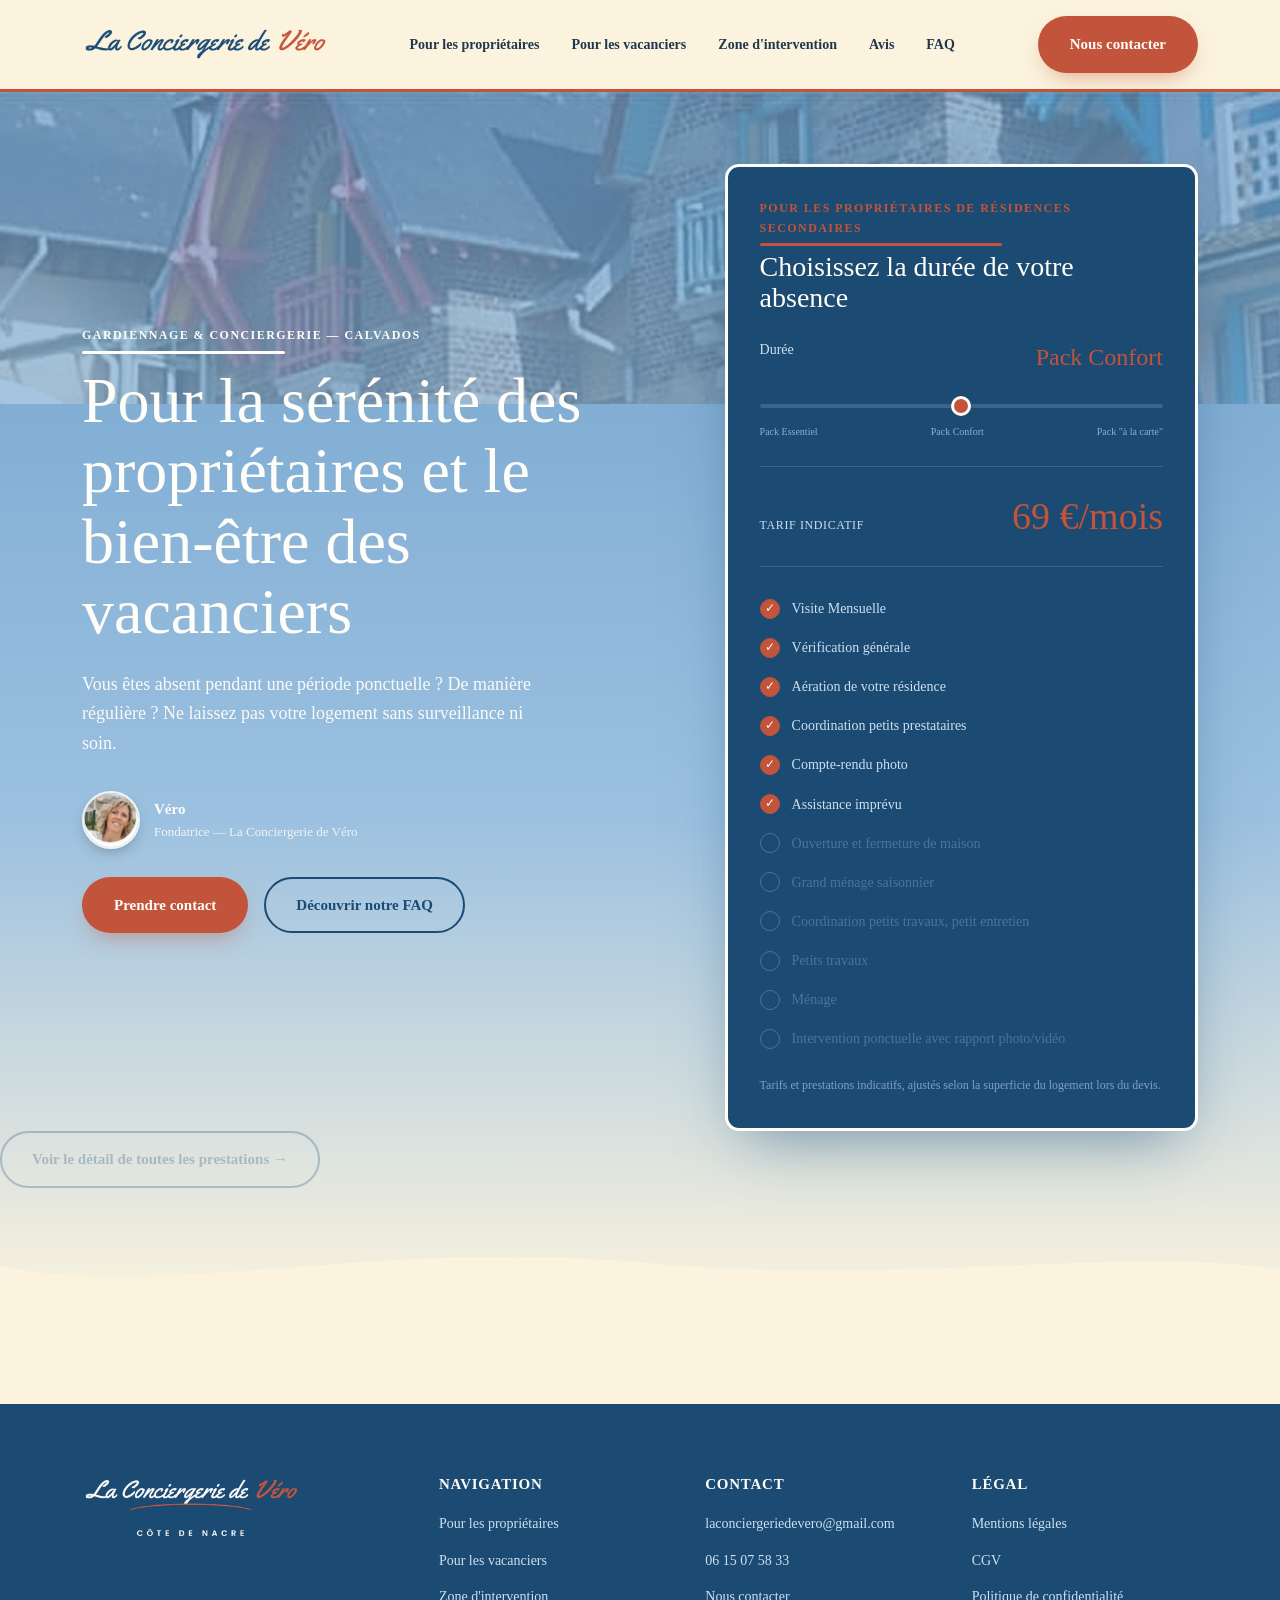
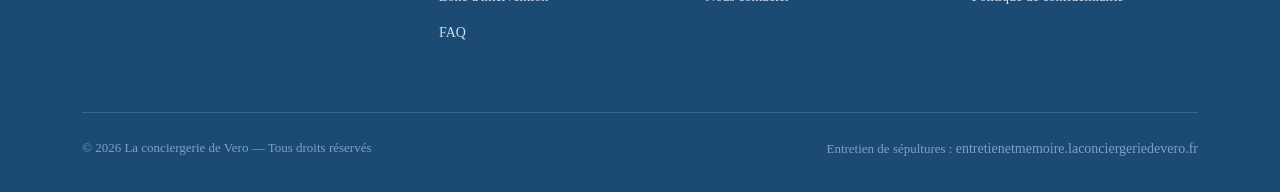
<file: index.html>
<!DOCTYPE html>
<html lang="fr">
<head>
<meta charset="UTF-8">
<meta name="viewport" content="width=device-width, initial-scale=1.0">
<title>Conciergerie et gardiennage de résidence secondaire en Calvados | La conciergerie de Vero</title>
<meta name="description" content="Conciergerie et gardiennage en Calvados : rondes de surveillance, entretien extérieur et conciergerie pour vacanciers sur la Côte de Nacre. Ne laissez pas votre logement sans surveillance ni soin.">
<meta name="robots" content="index, follow">
<link rel="canonical" href="https://laconciergeriedevero.fr/">
<link rel="icon" href="favicon.ico" sizes="any">
<link rel="icon" type="image/png" sizes="32x32" href="img/favicon-32x32.png">
<link rel="icon" type="image/png" sizes="16x16" href="img/favicon-16x16.png">
<link rel="apple-touch-icon" href="img/apple-touch-icon.png">
<meta name="theme-color" content="#1B4A73">
<meta property="og:type" content="website">
<meta property="og:site_name" content="La conciergerie de Vero">
<meta property="og:locale" content="fr_FR">
<meta property="og:title" content="Conciergerie et gardiennage de résidence secondaire en Calvados | La conciergerie de Vero">
<meta property="og:description" content="Conciergerie et gardiennage en Calvados : rondes de surveillance, entretien extérieur et conciergerie pour vacanciers sur la Côte de Nacre. Ne laissez pas votre logement sans surveillance ni soin.">
<meta property="og:url" content="https://laconciergeriedevero.fr/">
<meta property="og:image" content="https://laconciergeriedevero.fr/img/og-image.jpg">
<meta property="og:image:width" content="1200">
<meta property="og:image:height" content="630">
<meta name="twitter:card" content="summary_large_image">
<meta name="twitter:title" content="Conciergerie et gardiennage de résidence secondaire en Calvados | La conciergerie de Vero">
<meta name="twitter:description" content="Conciergerie et gardiennage en Calvados : rondes de surveillance, entretien extérieur et conciergerie pour vacanciers sur la Côte de Nacre. Ne laissez pas votre logement sans surveillance ni soin.">
<meta name="twitter:image" content="https://laconciergeriedevero.fr/img/og-image.jpg">
<link rel="preconnect" href="https://fonts.googleapis.com">
<link rel="preconnect" href="https://fonts.gstatic.com" crossorigin>
<!--<link href="https://fonts.googleapis.com/css2?family=Yellowtail&family=Poppins:wght@400;500;600;700;800&display=swap" rel="stylesheet">!-->
<link rel="stylesheet" href="css/style.css">
<script type="application/ld+json">
{
  "@context": "https://schema.org",
  "@type": "LocalBusiness",
  "@id": "https://laconciergeriedevero.fr/#business",
  "name": "La conciergerie de Vero",
  "description": "Gardiennage, surveillance et entretien de résidences secondaires, et services de conciergerie pour vacanciers sur la Côte de Nacre, Calvados.",
  "url": "https://laconciergeriedevero.fr/",
  "telephone": "+33615075833",
  "email": "laconciergeriedevero@gmail.com",
  "image": "https://laconciergeriedevero.fr/img/og-image.jpg",
  "priceRange": "€€",
  "areaServed": [
    {
      "@type": "GeoCircle",
      "geoMidpoint": {
        "@type": "GeoCoordinates",
        "latitude": 49.2942,
        "longitude": -0.3783
      },
      "geoRadius": "20000"
    },
    {
      "@type": "City",
      "name": "Douvres-la-Délivrande"
    },
    {
      "@type": "City",
      "name": "Caen"
    },
    {
      "@type": "City",
      "name": "Luc-sur-Mer"
    },
    {
      "@type": "City",
      "name": "Langrune-sur-Mer"
    },
    {
      "@type": "City",
      "name": "Ouistreham"
    },
    {
      "@type": "City",
      "name": "Lion-sur-Mer"
    }
  ],
  "geo": {
    "@type": "GeoCoordinates",
    "latitude": 49.2942,
    "longitude": -0.3783
  },
  "subOrganization": {
    "@type": "Organization",
    "name": "Entretien et Mémoire",
    "url": "https://entretienetmemoire.laconciergeriedevero.fr/"
  }
}
</script>
<script type="application/ld+json">
{
  "@context": "https://schema.org",
  "@type": "Service",
  "serviceType": "Gardiennage et conciergerie de résidences secondaires",
  "provider": {
    "@id": "https://laconciergeriedevero.fr/#business"
  },
  "areaServed": {
    "@type": "AdministrativeArea",
    "name": "Calvados"
  },
  "hasOfferCatalog": {
    "@type": "OfferCatalog",
    "name": "Prestations de gardiennage et conciergerie",
    "itemListElement": [
      {
        "@type": "Offer",
        "priceCurrency": "EUR",
        "price": "39",
        "priceSpecification": {
          "@type": "UnitPriceSpecification",
          "price": "39",
          "priceCurrency": "EUR",
          "unitText": "mois"
        },
        "itemOffered": {
          "@type": "Service",
          "name": "Pack Essentiel",
          "description": "Visite mensuelle, vérification générale et aération de la résidence."
        }
      },
      {
        "@type": "Offer",
        "priceCurrency": "EUR",
        "price": "69",
        "priceSpecification": {
          "@type": "UnitPriceSpecification",
          "price": "69",
          "priceCurrency": "EUR",
          "unitText": "mois"
        },
        "itemOffered": {
          "@type": "Service",
          "name": "Pack Confort",
          "description": "Coordination de petits prestataires, compte-rendu photo et assistance en cas d'imprévu."
        }
      },
      {
        "@type": "Offer",
        "itemOffered": {
          "@type": "Service",
          "name": "Pack \"à la carte\"",
          "description": "Ouverture et fermeture de maison, grand ménage saisonnier, petits travaux et interventions ponctuelles avec rapport photo/vidéo."
        }
      }
    ]
  }
}
</script>
</head>
<body>
<a class="skip-link" href="#contenu">Aller au contenu</a>

<header>
  <nav>
    <a href="index.html" class="logo"><img src="img/logo-header.png" alt="La Conciergerie de Véro" width="401" height="59"></a>
    <ul class="nav-links" id="menu-principal">
      <li><a href="pages/proprios.html">Pour les propriétaires</a></li>
      <li><a href="pages/vacanciers.html">Pour les vacanciers</a></li>
      <li><a href="pages/zone-intervention.html">Zone d'intervention</a></li>
      <li><a href="pages/avis.html">Avis</a></li>
      <li><a href="pages/faq.html">FAQ</a></li>
    </ul>
    <div class="nav-cta">
      <a href="pages/contact.html" class="btn btn-primary">Nous contacter</a>
    </div>
    <button class="burger" aria-label="Menu" aria-expanded="false" aria-controls="menu-principal">☰</button>
  </nav>
</header>
<main id="contenu">

<section class="hero">
  <div class="wrap">
    <div data-reveal>
      <span class="eyebrow">Gardiennage & conciergerie — Calvados</span>
      <h1>Pour la sérénité des propriétaires
et le bien-être des vacanciers
</h1>
      <p class="lead">Vous êtes absent pendant une période ponctuelle ? De manière régulière ? Ne laissez pas votre logement sans surveillance ni soin.</p>
      <div class="hero-signature">
        <picture><source srcset="img/vero-photo-116.webp" type="image/webp"><img src="img/vero-photo-116.png" alt="Véro, fondatrice de la Conciergerie de Véro" width="58" height="58" loading="lazy" decoding="async"></picture>
        <div>
          <b>Véro</b>
          <span>Fondatrice — La Conciergerie de Véro</span>
        </div>
      </div>
      <div class="hero-actions">
        <a href="pages/contact.html" class="btn btn-primary">Prendre contact</a>
        <a href="pages/faq.html" class="btn btn-ghost">Découvrir notre FAQ</a>
      </div>
    </div>

    <div data-reveal>
      <div class="config-card">
        <span class="eyebrow">Pour les propriétaires de résidences secondaires</span>
        <h3>Choisissez la durée de votre absence</h3>

        <div class="duration-row">
          <label>Durée <b id="durationVal">Pack Confort</b></label>
          <input type="range" id="durationRange" min="0" max="2" step="1" value="1">
          <div class="duration-ticks">
            <span>Pack Essentiel</span><span>Pack Confort</span><span>Pack "à la carte"</span>
          </div>
        </div>

        <div class="config-price">
          <span>Tarif indicatif</span>
          <b id="priceVal">69 €/mois</b>
        </div>

        <ul class="check-list" id="checkList">
          <li data-tier="0"><span class="check">✓</span>Visite Mensuelle</li>
          <li data-tier="0"><span class="check">✓</span>Vérification générale</li>
          <li data-tier="0"><span class="check">✓</span>Aération de votre résidence</li>
          <li data-tier="1"><span class="check">✓</span>Coordination petits prestataires</li>
          <li data-tier="1"><span class="check">✓</span>Compte-rendu photo</li>
          <li data-tier="1"><span class="check">✓</span>Assistance imprévu</li>
          <li data-tier="2"><span class="check">✓</span>Ouverture et fermeture de maison</li>
		  <li data-tier="2"><span class="check">✓</span>Grand ménage saisonnier</li>
		  <li data-tier="2"><span class="check">✓</span>Coordination petits travaux, petit entretien</li>
		  <li data-tier="2"><span class="check">✓</span>Petits travaux</li>
		  <li data-tier="2"><span class="check">✓</span>Ménage</li>
		  <li data-tier="2"><span class="check">✓</span>Intervention ponctuelle avec rapport photo/vidéo</li>
        </ul>
        <p class="config-note">Tarifs et prestations indicatifs, ajustés selon la superficie du logement lors du devis.</p>
      </div>
    </div>
  </div>
  <a href="pages/proprios.html" class="btn btn-ghost">Voir le détail de toutes les prestations →</a>
</section>

</main>
<footer>
  <div class="wrap">
    <div class="foot-grid">
      <div>
        <a href="index.html" class="logo"><img src="img/logo-footer.png" alt="La Conciergerie de Véro — Côte de Nacre" width="350" height="100"></a>
      </div>
      <div>
        <h4>Navigation</h4>
        <ul>
          <li><a href="pages/proprios.html">Pour les propriétaires</a></li>
          <li><a href="pages/vacanciers.html">Pour les vacanciers</a></li>
          <li><a href="pages/zone-intervention.html">Zone d'intervention</a></li>
          <li><a href="pages/faq.html">FAQ</a></li>
        </ul>
      </div>
      <div>
        <h4>Contact</h4>
        <ul>
          <li><a href="mailto:laconciergeriedevero@gmail.com">laconciergeriedevero@gmail.com</a></li>
          <li><a href="tel:0615075833">06 15 07 58 33</a></li>
          <li><a href="pages/contact.html">Nous contacter</a></li>
        </ul>
      </div>
      <div>
        <h4>Légal</h4>
        <ul>
          <li><a href="#">Mentions légales</a></li>
          <li><a href="#">CGV</a></li>
          <li><a href="#">Politique de confidentialité</a></li>
        </ul>
      </div>
    </div>
    <div class="foot-bottom">
      <span>© 2026 La conciergerie de Vero — Tous droits réservés</span>
    <span>Entretien de sépultures : <a href="https://entretienetmemoire.laconciergeriedevero.fr/" style="color:inherit;">entretienetmemoire.laconciergeriedevero.fr</a></span>
    </div>
  </div>
</footer>

<script src="js/main.js"></script>
</body>
</html>
</file>
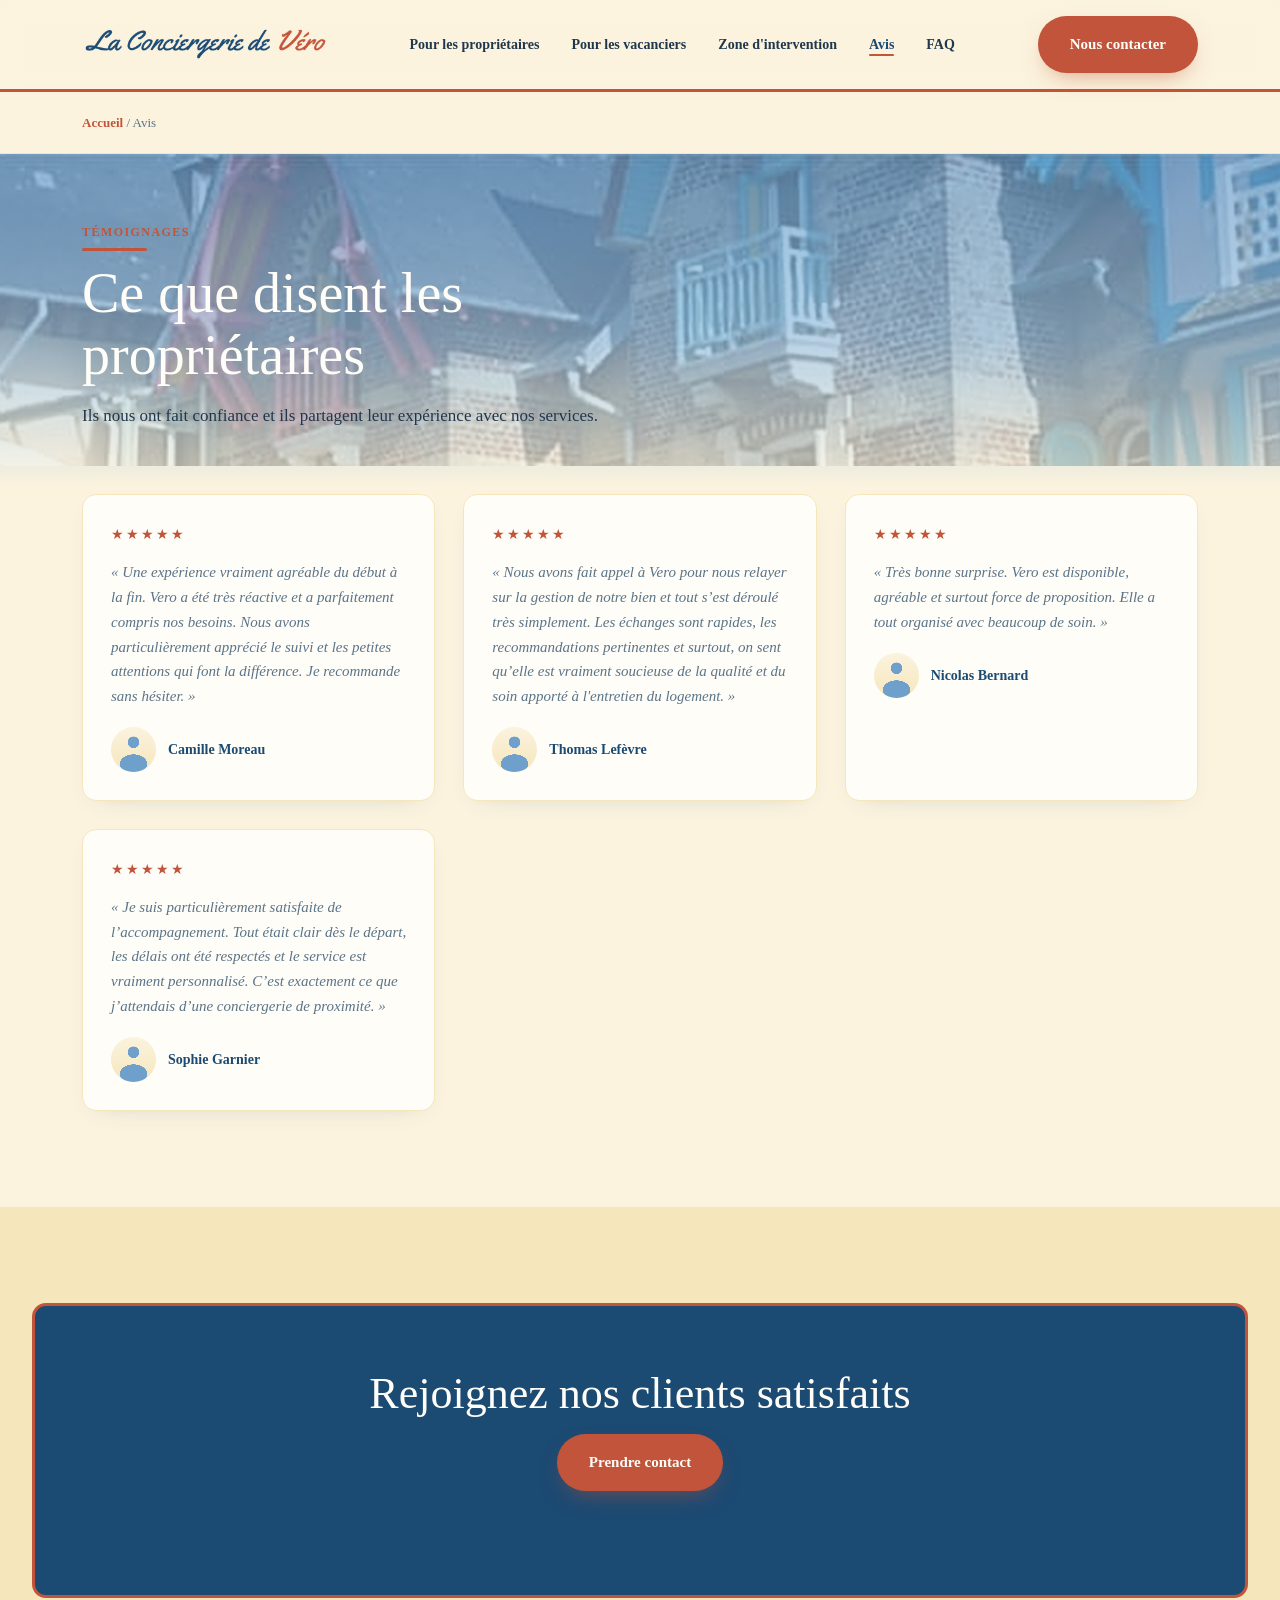
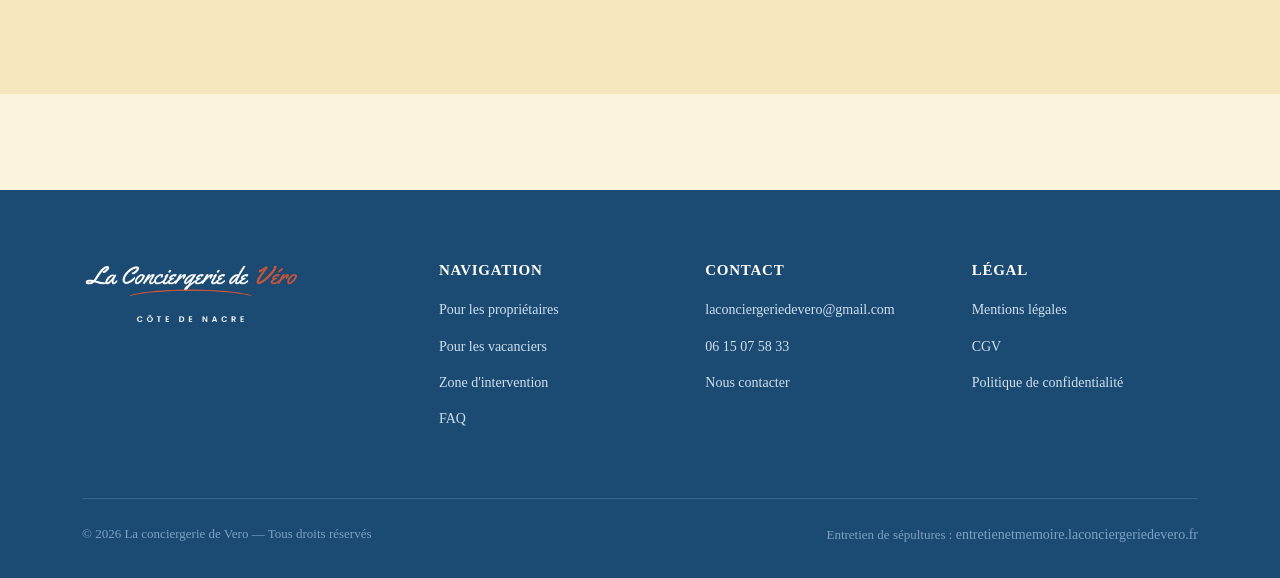
<file: pages/avis.html>
<!DOCTYPE html>
<html lang="fr">
<head>
<meta charset="UTF-8">
<meta name="viewport" content="width=device-width, initial-scale=1.0">
<title>Avis clients | La conciergerie de Vero</title>
<meta name="description" content="Découvrez les témoignages de propriétaires qui nous confient la surveillance et l'entretien de leur résidence secondaire sur la Côte de Nacre.">
<meta name="robots" content="index, follow">
<link rel="canonical" href="https://laconciergeriedevero.fr/pages/avis.html">
<link rel="icon" href="../favicon.ico" sizes="any">
<link rel="icon" type="image/png" sizes="32x32" href="../img/favicon-32x32.png">
<link rel="icon" type="image/png" sizes="16x16" href="../img/favicon-16x16.png">
<link rel="apple-touch-icon" href="../img/apple-touch-icon.png">
<meta name="theme-color" content="#1B4A73">
<meta property="og:type" content="website">
<meta property="og:site_name" content="La conciergerie de Vero">
<meta property="og:locale" content="fr_FR">
<meta property="og:title" content="Avis clients | La conciergerie de Vero">
<meta property="og:description" content="Découvrez les témoignages de propriétaires qui nous confient la surveillance et l'entretien de leur résidence secondaire sur la Côte de Nacre.">
<meta property="og:url" content="https://laconciergeriedevero.fr/pages/avis.html">
<meta property="og:image" content="https://laconciergeriedevero.fr/img/og-image.jpg">
<meta property="og:image:width" content="1200">
<meta property="og:image:height" content="630">
<meta name="twitter:card" content="summary_large_image">
<meta name="twitter:title" content="Avis clients | La conciergerie de Vero">
<meta name="twitter:description" content="Découvrez les témoignages de propriétaires qui nous confient la surveillance et l'entretien de leur résidence secondaire sur la Côte de Nacre.">
<meta name="twitter:image" content="https://laconciergeriedevero.fr/img/og-image.jpg">
<link rel="preconnect" href="https://fonts.googleapis.com">
<link rel="preconnect" href="https://fonts.gstatic.com" crossorigin>
<link rel="stylesheet" href="../css/style.css">
<script type="application/ld+json">
{
  "@context": "https://schema.org",
  "@type": "LocalBusiness",
  "@id": "https://laconciergeriedevero.fr/#business",
  "name": "La conciergerie de Vero",
  "review": [
    {
      "@type": "Review",
      "reviewRating": {
        "@type": "Rating",
        "ratingValue": "5",
        "bestRating": "5"
      },
      "author": {
        "@type": "Person",
        "name": "Camille Moreau"
      },
      "reviewBody": "Une expérience vraiment agréable du début à la fin. Vero a été très réactive et a parfaitement compris nos besoins. Nous avons particulièrement apprécié le suivi et les petites attentions qui font la différence. Je recommande sans hésiter."
    },
    {
      "@type": "Review",
      "reviewRating": {
        "@type": "Rating",
        "ratingValue": "5",
        "bestRating": "5"
      },
      "author": {
        "@type": "Person",
        "name": "Thomas Lefèvre"
      },
      "reviewBody": "Nous avons fait appel à Vero pour nous relayer sur la gestion de notre bien  et tout s’est déroulé très simplement. Les échanges sont rapides, les recommandations pertinentes et surtout, on sent qu’elle est vraiment soucieuse de la qualité et du soin apporté à l'entretien du logement."
      },
    {
      "@type": "Review",
      "reviewRating": {
        "@type": "Rating",
        "ratingValue": "5",
        "bestRating": "5"
      },
      "author": {
        "@type": "Person",
        "name": "Nicolas Bernard"
      },
      "reviewBody": "Très bonne surprise. Vero est disponible, agréable et surtout force de proposition. Elle a tout organisé avec beaucoup de soin."
    },
    {
      "@type": "Review",
      "reviewRating": {
        "@type": "Rating",
        "ratingValue": "5",
        "bestRating": "5"
      },
      "author": {
        "@type": "Person",
        "name": "Sophie Garnier"
      },
      "reviewBody": "Je suis particulièrement satisfaite de l’accompagnement. Tout était clair dès le départ, les délais ont été respectés et le service est vraiment personnalisé. C’est exactement ce que j’attendais d’une conciergerie de proximité."
    }
  ]
}
</script>
<script type="application/ld+json">
{
  "@context": "https://schema.org",
  "@type": "BreadcrumbList",
  "itemListElement": [
    {
      "@type": "ListItem",
      "position": 1,
      "name": "Accueil",
      "item": "https://laconciergeriedevero.fr/"
    },
    {
      "@type": "ListItem",
      "position": 2,
      "name": "Avis",
      "item": "https://laconciergeriedevero.fr/pages/avis.html"
    }
  ]
}
</script>
</head>
<body>
<a class="skip-link" href="#contenu">Aller au contenu</a>

<header>
	  <nav>
	      <a href="../index.html" class="logo"><img src="../img/logo-header.png" alt="La Conciergerie de Véro" width="401" height="59"></a>
		      <ul class="nav-links" id="menu-principal">
			        <li><a href="proprios.html">Pour les propriétaires</a></li>
					      <li><a href="vacanciers.html">Pour les vacanciers</a></li>
						        <li><a href="zone-intervention.html">Zone d'intervention</a></li>
								      <li><a href="avis.html" class="active">Avis</a></li>
									        <li><a href="faq.html">FAQ</a></li>
											    </ul>
												    <div class="nav-cta">
													      <a href="contact.html" class="btn btn-primary">Nous contacter</a>
														      </div>
															      <button class="burger" aria-label="Menu" aria-expanded="false" aria-controls="menu-principal">☰</button>
																    </nav>
																	</header>
<main id="contenu">

<div class="breadcrumb">
  <div class="wrap"><a href="../index.html">Accueil</a> / Avis</div>
</div>

<section class="page-header">
  <div class="wrap" data-reveal>
    <span class="eyebrow">Témoignages</span>
    <h1>Ce que disent les propriétaires</h1>
    <p class="lead">Ils nous ont fait confiance et ils partagent leur expérience avec nos services.</p>
  </div>
</section>

<section style="padding-top:0;">
  <div class="wrap">
    <div class="testi-grid">
      <div class="testi" data-reveal>
        <div class="stars">★★★★★</div>
        <p>« Une expérience vraiment agréable du début à la fin. Vero a été très réactive et a parfaitement
			 compris nos besoins. Nous avons particulièrement apprécié le suivi et les petites attentions qui font
			  la différence. Je recommande sans hésiter. »</p>
        <div class="who"><div class="avatar"></div><div><b>Camille Moreau</b></div></div>
      </div>
      <div class="testi" data-reveal>
        <div class="stars">★★★★★</div>
        <p>« Nous avons fait appel à Vero pour nous relayer sur la gestion de notre bien  et tout 
			s’est déroulé très simplement. Les échanges sont rapides, les recommandations pertinentes et surtout, 
			on sent qu’elle est vraiment soucieuse de la qualité et du soin apporté à l'entretien du logement. »</p>
        <div class="who"><div class="avatar"></div><div><b>Thomas Lefèvre</b></div></div>
      </div>
      <div class="testi" data-reveal>
        <div class="stars">★★★★★</div>
        <p>« Très bonne surprise. Vero est disponible, agréable et surtout force de proposition. Elle a tout organisé avec beaucoup de soin. »</p>
        <div class="who"><div class="avatar"></div><div><b>Nicolas Bernard</b></div></div>
      </div>
      <div class="testi" data-reveal>
        <div class="stars">★★★★★</div>
        <p>« Je suis particulièrement satisfaite de l’accompagnement. Tout était clair dès le départ, les délais 
			ont été respectés et le service est vraiment personnalisé. C’est exactement ce que j’attendais d’une 
			conciergerie de proximité. »</p>
        <div class="who"><div class="avatar"></div><div><b>Sophie Garnier</b></div></div>
      </div>
    </div>
  </div>
</section>

<section class="alt">
  <div class="cta-band" data-reveal>
    <h2>Rejoignez nos clients satisfaits</h2>
    <div class="hero-actions" style="justify-content:center;">
      <a href="contact.html" class="btn btn-primary">Prendre contact</a>
    </div>
  </div>
</section>

</main>
<footer>
  <div class="wrap">
    <div class="foot-grid">
      <div>
        <a href="../index.html" class="logo"><img src="../img/logo-footer.png" alt="La Conciergerie de Véro — Côte de Nacre" width="350" height="100"></a>
      </div>
      <div>
        <h4>Navigation</h4>
        <ul>
          <li><a href="proprios.html">Pour les propriétaires</a></li>
          <li><a href="vacanciers.html">Pour les vacanciers</a></li>
          <li><a href="zone-intervention.html">Zone d'intervention</a></li>
          <li><a href="faq.html">FAQ</a></li>
        </ul>
      </div>
      <div>
        <h4>Contact</h4>
        <ul>
          <li><a href="mailto:laconciergeriedevero@gmail.com">laconciergeriedevero@gmail.com</a></li>
          <li><a href="tel:0615075833">06 15 07 58 33</a></li>
          <li><a href="contact.html">Nous contacter</a></li>
        </ul>
      </div>
      <div>
        <h4>Légal</h4>
        <ul>
          <li><a href="#">Mentions légales</a></li>
          <li><a href="#">CGV</a></li>
          <li><a href="#">Politique de confidentialité</a></li>
        </ul>
      </div>
    </div>
    <div class="foot-bottom">
      <span>© 2026 La conciergerie de Vero — Tous droits réservés</span>
    <span>Entretien de sépultures : <a href="https://entretienetmemoire.laconciergeriedevero.fr/" style="color:inherit;">entretienetmemoire.laconciergeriedevero.fr</a></span>
    </div>
  </div>
</footer>

<script src="../js/main.js"></script>
</body>
</html>
</file>
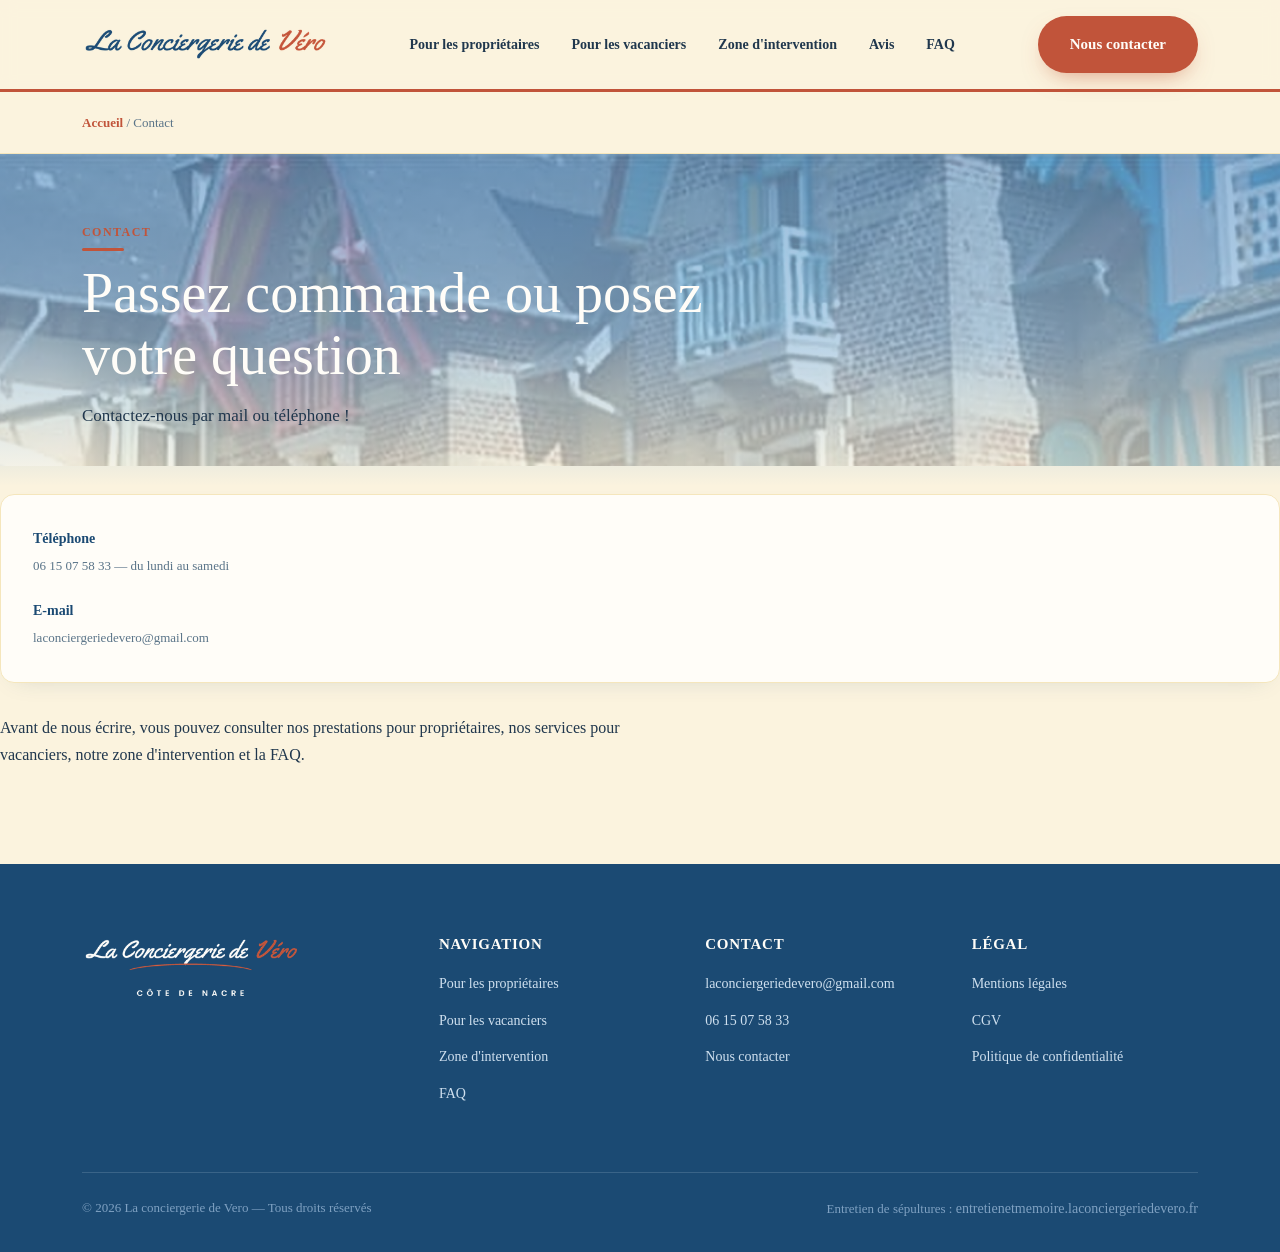
<file: pages/contact.html>
<!DOCTYPE html>
<html lang="fr">
<head>
<meta charset="UTF-8">
<meta name="viewport" content="width=device-width, initial-scale=1.0">
<title>Contact : demander un devis de gardiennage | La conciergerie de Vero</title>
<meta name="description" content="Contactez-nous ou demandez votre devis personnalisé pour la surveillance, l'entretien ou la conciergerie de votre résidence en Calvados.">
<meta name="robots" content="index, follow">
<link rel="canonical" href="https://laconciergeriedevero.fr/pages/contact.html">
<link rel="icon" href="../favicon.ico" sizes="any">
<link rel="icon" type="image/png" sizes="32x32" href="../img/favicon-32x32.png">
<link rel="icon" type="image/png" sizes="16x16" href="../img/favicon-16x16.png">
<link rel="apple-touch-icon" href="../img/apple-touch-icon.png">
<meta name="theme-color" content="#1B4A73">
<meta property="og:type" content="website">
<meta property="og:site_name" content="La conciergerie de Vero">
<meta property="og:locale" content="fr_FR">
<meta property="og:title" content="Contact : demander un devis de gardiennage | La conciergerie de Vero">
<meta property="og:description" content="Contactez-nous ou demandez votre devis personnalisé pour la surveillance, l'entretien ou la conciergerie de votre résidence en Calvados.">
<meta property="og:url" content="https://laconciergeriedevero.fr/pages/contact.html">
<meta property="og:image" content="https://laconciergeriedevero.fr/img/og-image.jpg">
<meta property="og:image:width" content="1200">
<meta property="og:image:height" content="630">
<meta name="twitter:card" content="summary_large_image">
<meta name="twitter:title" content="Contact : demander un devis de gardiennage | La conciergerie de Vero">
<meta name="twitter:description" content="Contactez-nous ou demandez votre devis personnalisé pour la surveillance, l'entretien ou la conciergerie de votre résidence en Calvados.">
<meta name="twitter:image" content="https://laconciergeriedevero.fr/img/og-image.jpg">
<link rel="preconnect" href="https://fonts.googleapis.com">
<link rel="preconnect" href="https://fonts.gstatic.com" crossorigin>
<link rel="stylesheet" href="../css/style.css">
<script type="application/ld+json">
{
  "@context": "https://schema.org",
  "@type": "LocalBusiness",
  "@id": "https://laconciergeriedevero.fr/#business",
  "name": "La conciergerie de Vero",
  "description": "Gardiennage, surveillance et entretien de résidences secondaires, et services de conciergerie pour vacanciers sur la Côte de Nacre, Calvados.",
  "url": "https://laconciergeriedevero.fr/",
  "telephone": "+33615075833",
  "email": "laconciergeriedevero@gmail.com",
  "image": "https://laconciergeriedevero.fr/img/og-image.jpg",
  "priceRange": "€€",
  "areaServed": [
    {
      "@type": "GeoCircle",
      "geoMidpoint": {
        "@type": "GeoCoordinates",
        "latitude": 49.2942,
        "longitude": -0.3783
      },
      "geoRadius": "20000"
    },
    {
      "@type": "City",
      "name": "Douvres-la-Délivrande"
    },
    {
      "@type": "City",
      "name": "Caen"
    },
    {
      "@type": "City",
      "name": "Luc-sur-Mer"
    },
    {
      "@type": "City",
      "name": "Langrune-sur-Mer"
    },
    {
      "@type": "City",
      "name": "Ouistreham"
    },
    {
      "@type": "City",
      "name": "Lion-sur-Mer"
    }
  ],
  "geo": {
    "@type": "GeoCoordinates",
    "latitude": 49.2942,
    "longitude": -0.3783
  }
}
</script>
<script type="application/ld+json">
{
  "@context": "https://schema.org",
  "@type": "BreadcrumbList",
  "itemListElement": [
    {
      "@type": "ListItem",
      "position": 1,
      "name": "Accueil",
      "item": "https://laconciergeriedevero.fr/"
    },
    {
      "@type": "ListItem",
      "position": 2,
      "name": "Contact",
      "item": "https://laconciergeriedevero.fr/pages/contact.html"
    }
  ]
}
</script>
</head>
<body>
<a class="skip-link" href="#contenu">Aller au contenu</a>

<header>
  <nav>
    <a href="../index.html" class="logo"><img src="../img/logo-header.png" alt="La Conciergerie de Véro" width="401" height="59"></a>
    <ul class="nav-links" id="menu-principal">
      <li><a href="proprios.html">Pour les propriétaires</a></li>
      <li><a href="vacanciers.html">Pour les vacanciers</a></li>
      <li><a href="zone-intervention.html">Zone d'intervention</a></li>
      <li><a href="avis.html">Avis</a></li>
      <li><a href="faq.html">FAQ</a></li>
    </ul>
    <div class="nav-cta">
      <a href="contact.html" class="btn btn-primary">Nous contacter</a>
    </div>
    <button class="burger" aria-label="Menu" aria-expanded="false" aria-controls="menu-principal">☰</button>
  </nav>
</header>
<main id="contenu">

<div class="breadcrumb">
  <div class="wrap"><a href="../index.html">Accueil</a> / Contact</div>
</div>

<section class="page-header">
  <div class="wrap" data-reveal>
    <span class="eyebrow">Contact</span>
    <h1>Passez commande ou posez votre question</h1>
    <p class="lead">Contactez-nous par mail ou téléphone !</p>
  </div>
</section>

    <div data-reveal>
      <div class="contact-info-card">
        <div class="item">
          <div>
            <b>Téléphone</b>
            <span><a href="tel:+33615075833">06 15 07 58 33</a> — du lundi au samedi</span>
          </div>
        </div>
        <div class="item">
          <div>
            <b>E-mail</b>
            <span><a href="mailto:laconciergeriedevero@gmail.com">laconciergeriedevero@gmail.com</a></span>
          </div>
        </div>
      </div>
      <p style="margin-top:32px; max-width:640px;">Avant de nous écrire, vous pouvez consulter nos <a href="proprios.html">prestations pour propriétaires</a>, nos <a href="vacanciers.html">services pour vacanciers</a>, notre <a href="zone-intervention.html">zone d'intervention</a> et la <a href="faq.html">FAQ</a>.</p>
    </div>

  </div>
</section>

</main>
<footer>
  <div class="wrap">
    <div class="foot-grid">
      <div>
        <a href="../index.html" class="logo"><img src="../img/logo-footer.png" alt="La Conciergerie de Véro — Côte de Nacre" width="350" height="100"></a>
      </div>
      <div>
        <h4>Navigation</h4>
        <ul>
          <li><a href="proprios.html">Pour les propriétaires</a></li>
          <li><a href="vacanciers.html">Pour les vacanciers</a></li>
          <li><a href="zone-intervention.html">Zone d'intervention</a></li>
          <li><a href="faq.html">FAQ</a></li>
        </ul>
      </div>
      <div>
        <h4>Contact</h4>
        <ul>
          <li><a href="mailto:laconciergeriedevero@gmail.com">laconciergeriedevero@gmail.com</a></li>
          <li><a href="tel:0615075833">06 15 07 58 33</a></li>
          <li><a href="contact.html">Nous contacter</a></li>
        </ul>
      </div>
      <div>
        <h4>Légal</h4>
        <ul>
          <li><a href="#">Mentions légales</a></li>
          <li><a href="#">CGV</a></li>
          <li><a href="#">Politique de confidentialité</a></li>
        </ul>
      </div>
    </div>
    <div class="foot-bottom">
      <span>© 2026 La conciergerie de Vero — Tous droits réservés</span>
    <span>Entretien de sépultures : <a href="https://entretienetmemoire.laconciergeriedevero.fr/" style="color:inherit;">entretienetmemoire.laconciergeriedevero.fr</a></span>
    </div>
  </div>
</footer>

<script src="../js/main.js"></script>
</body>
</html>
</file>
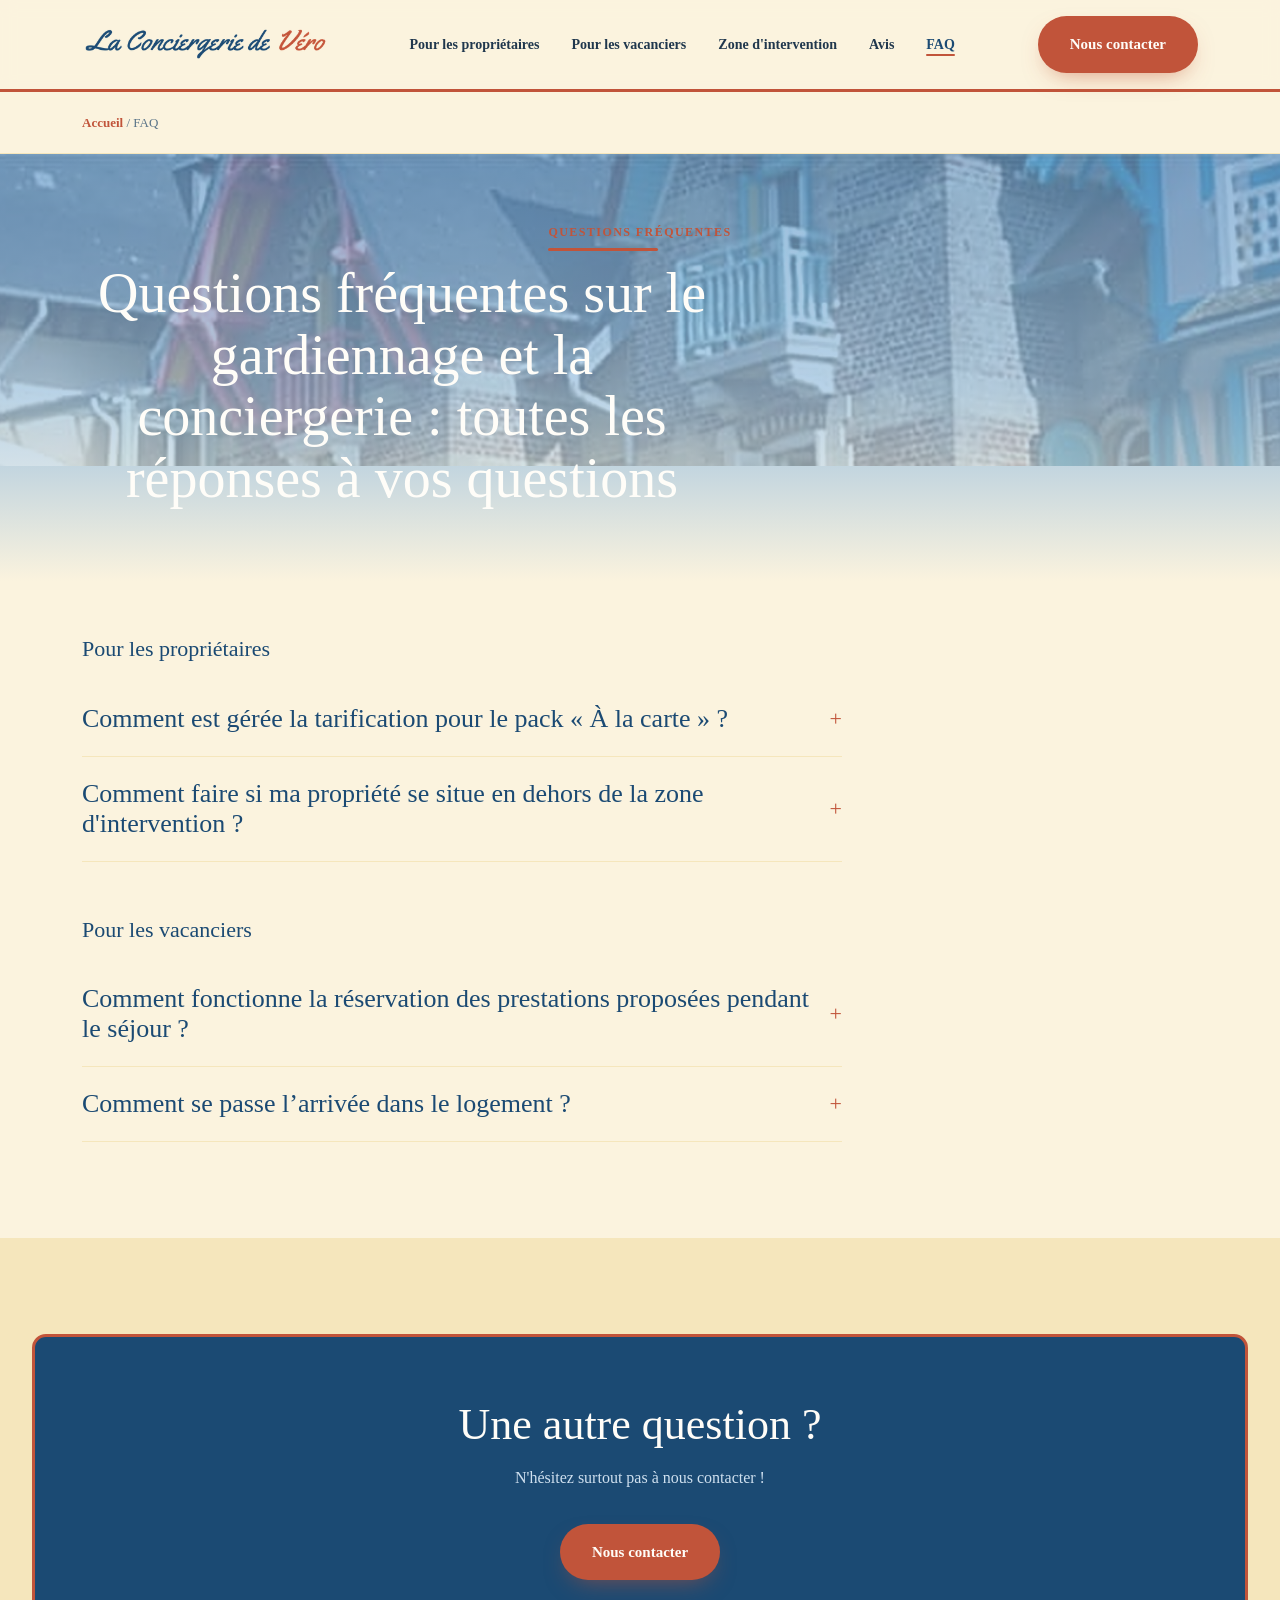
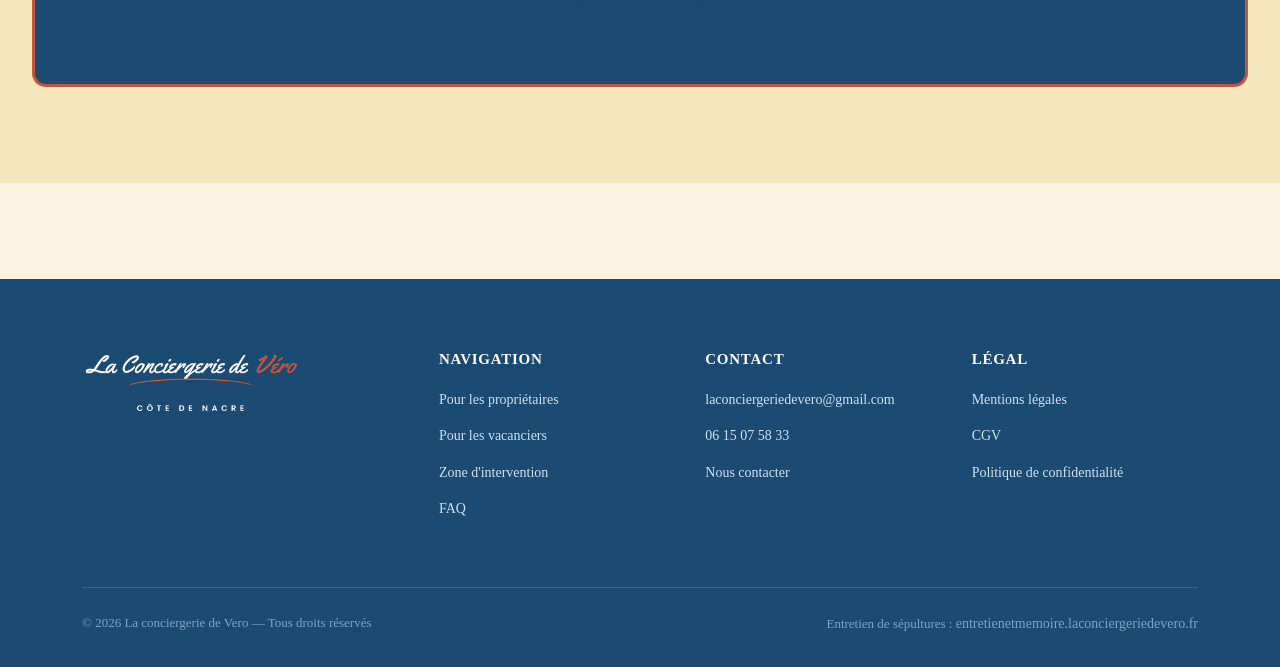
<file: pages/faq.html>
<!DOCTYPE html>
<html lang="fr">
<head>
<meta charset="UTF-8">
<meta name="viewport" content="width=device-width, initial-scale=1.0">
<title>Questions fréquentes sur le gardiennage de résidence | La conciergerie de Vero</title>
<meta name="description" content="Tarifs, engagement, gestion des accès, assurances : toutes les réponses à vos questions sur notre service de gardiennage et conciergerie.">
<meta name="robots" content="index, follow">
<link rel="canonical" href="https://laconciergeriedevero.fr/pages/faq.html">
<link rel="icon" href="../favicon.ico" sizes="any">
<link rel="icon" type="image/png" sizes="32x32" href="../img/favicon-32x32.png">
<link rel="icon" type="image/png" sizes="16x16" href="../img/favicon-16x16.png">
<link rel="apple-touch-icon" href="../img/apple-touch-icon.png">
<meta name="theme-color" content="#1B4A73">
<meta property="og:type" content="website">
<meta property="og:site_name" content="La conciergerie de Vero">
<meta property="og:locale" content="fr_FR">
<meta property="og:title" content="Questions fréquentes sur le gardiennage de résidence | La conciergerie de Vero">
<meta property="og:description" content="Tarifs, engagement, gestion des accès, assurances : toutes les réponses à vos questions sur notre service de gardiennage et conciergerie.">
<meta property="og:url" content="https://laconciergeriedevero.fr/pages/faq.html">
<meta property="og:image" content="https://laconciergeriedevero.fr/img/og-image.jpg">
<meta property="og:image:width" content="1200">
<meta property="og:image:height" content="630">
<meta name="twitter:card" content="summary_large_image">
<meta name="twitter:title" content="Questions fréquentes sur le gardiennage de résidence | La conciergerie de Vero">
<meta name="twitter:description" content="Tarifs, engagement, gestion des accès, assurances : toutes les réponses à vos questions sur notre service de gardiennage et conciergerie.">
<meta name="twitter:image" content="https://laconciergeriedevero.fr/img/og-image.jpg">
<link rel="preconnect" href="https://fonts.googleapis.com">
<link rel="preconnect" href="https://fonts.gstatic.com" crossorigin>
<link rel="stylesheet" href="../css/style.css">
<script type="application/ld+json">
{
  "@context": "https://schema.org",
  "@type": "LocalBusiness",
  "@id": "https://laconciergeriedevero.fr/#business",
  "name": "La conciergerie de Vero",
  "description": "Gardiennage, surveillance et entretien de résidences secondaires, et services de conciergerie pour vacanciers sur la Côte de Nacre, Calvados.",
  "url": "https://laconciergeriedevero.fr/",
  "telephone": "+33615075833",
  "email": "laconciergeriedevero@gmail.com",
  "image": "https://laconciergeriedevero.fr/img/og-image.jpg",
  "priceRange": "€€",
  "areaServed": [
    {
      "@type": "GeoCircle",
      "geoMidpoint": {
        "@type": "GeoCoordinates",
        "latitude": 49.2942,
        "longitude": -0.3783
      },
      "geoRadius": "20000"
    },
    {
      "@type": "City",
      "name": "Douvres-la-Délivrande"
    },
    {
      "@type": "City",
      "name": "Caen"
    },
    {
      "@type": "City",
      "name": "Luc-sur-Mer"
    },
    {
      "@type": "City",
      "name": "Langrune-sur-Mer"
    },
    {
      "@type": "City",
      "name": "Ouistreham"
    },
    {
      "@type": "City",
      "name": "Lion-sur-Mer"
    }
  ],
  "geo": {
    "@type": "GeoCoordinates",
    "latitude": 49.2942,
    "longitude": -0.3783
  }
}
</script>
<script type="application/ld+json">
{
  "@context": "https://schema.org",
  "@type": "FAQPage",
  "mainEntity": [
    {
      "@type": "Question",
      "name": "Comment est gérée la tarification pour le pack « À la carte » ?",
      "acceptedAnswer": {
        "@type": "Answer",
        "text": "Lors de la prise de contact, on va établir vos besoins et la taille du ou des logements, et on établira le tarif qui correspond le mieux."
      }
    },
    {
      "@type": "Question",
      "name": "Comment faire si ma propriété se situe en dehors de la zone d'intervention ?",
      "acceptedAnswer": {
        "@type": "Answer",
        "text": "La zone d'intervention est à valeur indicative, en fonction de la localisation de la propriété, des exceptions peuvent être faites au cas par cas."
      }
    },
    {
      "@type": "Question",
      "name": "Comment fonctionne la réservation des prestations proposées pendant le séjour ?",
      "acceptedAnswer": {
        "@type": "Answer",
        "text": "Il vous suffit de me faire part de votre demande. Je vous indiquerai les possibilités, les modalités et, lorsque cela est nécessaire, je me chargerai de la réservation pour vous."
      }
    },
    {
      "@type": "Question",
      "name": "Comment se passe l’arrivée dans le logement ?",
      "acceptedAnswer": {
        "@type": "Answer",
        "text": "Avant votre arrivée, je vous transmettrai toutes les informations nécessaires pour accéder facilement au logement et profiter sereinement de votre séjour. Je reste également disponibles pour vous accompagner en cas de besoin."
      }
    }
  ]
}
</script>
<script type="application/ld+json">
{
  "@context": "https://schema.org",
  "@type": "BreadcrumbList",
  "itemListElement": [
    {
      "@type": "ListItem",
      "position": 1,
      "name": "Accueil",
      "item": "https://laconciergeriedevero.fr/"
    },
    {
      "@type": "ListItem",
      "position": 2,
      "name": "FAQ",
      "item": "https://laconciergeriedevero.fr/pages/faq.html"
    }
  ]
}
</script>
</head>
<body>
<a class="skip-link" href="#contenu">Aller au contenu</a>

<header>
  <nav>
    <a href="../index.html" class="logo"><img src="../img/logo-header.png" alt="La Conciergerie de Véro" width="401" height="59"></a>
    <ul class="nav-links" id="menu-principal">
      <li><a href="proprios.html">Pour les propriétaires</a></li>
      <li><a href="vacanciers.html">Pour les vacanciers</a></li>
      <li><a href="zone-intervention.html">Zone d'intervention</a></li>
      <li><a href="avis.html">Avis</a></li>
      <li><a href="faq.html" class="active">FAQ</a></li>
    </ul>
    <div class="nav-cta">
      <a href="contact.html" class="btn btn-primary">Nous contacter</a>
    </div>
    <button class="burger" aria-label="Menu" aria-expanded="false" aria-controls="menu-principal">☰</button>
  </nav>
</header>
<main id="contenu">

<div class="breadcrumb">
  <div class="wrap"><a href="../index.html">Accueil</a> / FAQ</div>
</div>

<section class="page-header">
  <div class="wrap" data-reveal style="text-align:center; margin:0 auto;">
    <span class="eyebrow">Questions fréquentes</span>
    <h1>Questions fréquentes sur le gardiennage et la conciergerie : toutes les réponses à vos questions</h1>
    <p class="lead" style="margin:16px auto 0;"></p>
  </div>
</section>

<section style="padding-top:0;">
  <div class="wrap">
    <div data-reveal style="margin-top:56px;">
      <h2 style="font-size:22px; margin-bottom:20px;">Pour les propriétaires</h2>
      <div class="faq left">
        <div class="faq-item">
          <button>Comment est gérée la tarification pour le pack « À la carte » ?<span class="plus">+</span></button>
          <div class="a"><p>Lors de la prise de contact, on va établir vos besoins et la taille du ou des logements, et on établira le tarif qui
		  correspond le mieux.</p></div>
        </div>
        <div class="faq-item">
          <button>Comment faire si ma propriété se situe en dehors de la zone d'intervention ?<span class="plus">+</span></button>
          <div class="a"><p>La zone d'intervention est à valeur indicative, en fonction de la localisation de la propriété, des exceptions peuvent être faites au cas par cas.</p></div>
        </div>
      </div>
    </div>

    <div data-reveal style="margin-top:56px;">
      <h2 style="font-size:22px; margin-bottom:20px;">Pour les vacanciers</h2>
      <div class="faq left">
        <div class="faq-item">
          <button>Comment fonctionne la réservation des prestations proposées pendant le séjour ?<span class="plus">+</span></button>
          <div class="a"><p>Il vous suffit de me faire part de votre demande. Je vous indiquerai les possibilités, les modalités et, lorsque cela est nécessaire, je me chargerai de la réservation pour vous.</p></div>
        </div>
        <div class="faq-item">
          <button>Comment se passe l’arrivée dans le logement ?<span class="plus">+</span></button>
          <div class="a"><p>Avant votre arrivée, je vous transmettrai toutes les informations nécessaires pour accéder facilement au logement et profiter sereinement de votre séjour. Je reste également disponibles pour vous accompagner en cas de besoin.</p></div>
        </div>
      </div>
    </div>
  </div>
</section>

<section class="alt">
  <div class="cta-band" data-reveal>
    <h2>Une autre question ?</h2>
    <p>N'hésitez surtout pas à nous contacter !</p>
    <div class="hero-actions" style="justify-content:center;">
      <a href="contact.html" class="btn btn-primary">Nous contacter</a>
    </div>
  </div>
</section>

</main>
<footer>
  <div class="wrap">
    <div class="foot-grid">
      <div>
        <a href="../index.html" class="logo"><img src="../img/logo-footer.png" alt="La Conciergerie de Véro — Côte de Nacre" width="350" height="100"></a>
      </div>
      <div>
        <h4>Navigation</h4>
        <ul>
          <li><a href="proprios.html">Pour les propriétaires</a></li>
          <li><a href="vacanciers.html">Pour les vacanciers</a></li>
          <li><a href="zone-intervention.html">Zone d'intervention</a></li>
          <li><a href="faq.html">FAQ</a></li>
        </ul>
      </div>
      <div>
        <h4>Contact</h4>
        <ul>
          <li><a href="mailto:laconciergeriedevero@gmail.com">laconciergeriedevero@gmail.com</a></li>
          <li><a href="tel:0615075833">06 15 07 58 33</a></li>
          <li><a href="contact.html">Nous contacter</a></li>
        </ul>
      </div>
      <div>
        <h4>Légal</h4>
        <ul>
          <li><a href="#">Mentions légales</a></li>
          <li><a href="#">CGV</a></li>
          <li><a href="#">Politique de confidentialité</a></li>
        </ul>
      </div>
    </div>
    <div class="foot-bottom">
      <span>© 2026 La conciergerie de Vero — Tous droits réservés</span>
    <span>Entretien de sépultures : <a href="https://entretienetmemoire.laconciergeriedevero.fr/" style="color:inherit;">entretienetmemoire.laconciergeriedevero.fr</a></span>
    </div>
  </div>
</footer>

<script src="../js/main.js"></script>
</body>
</html>
</file>
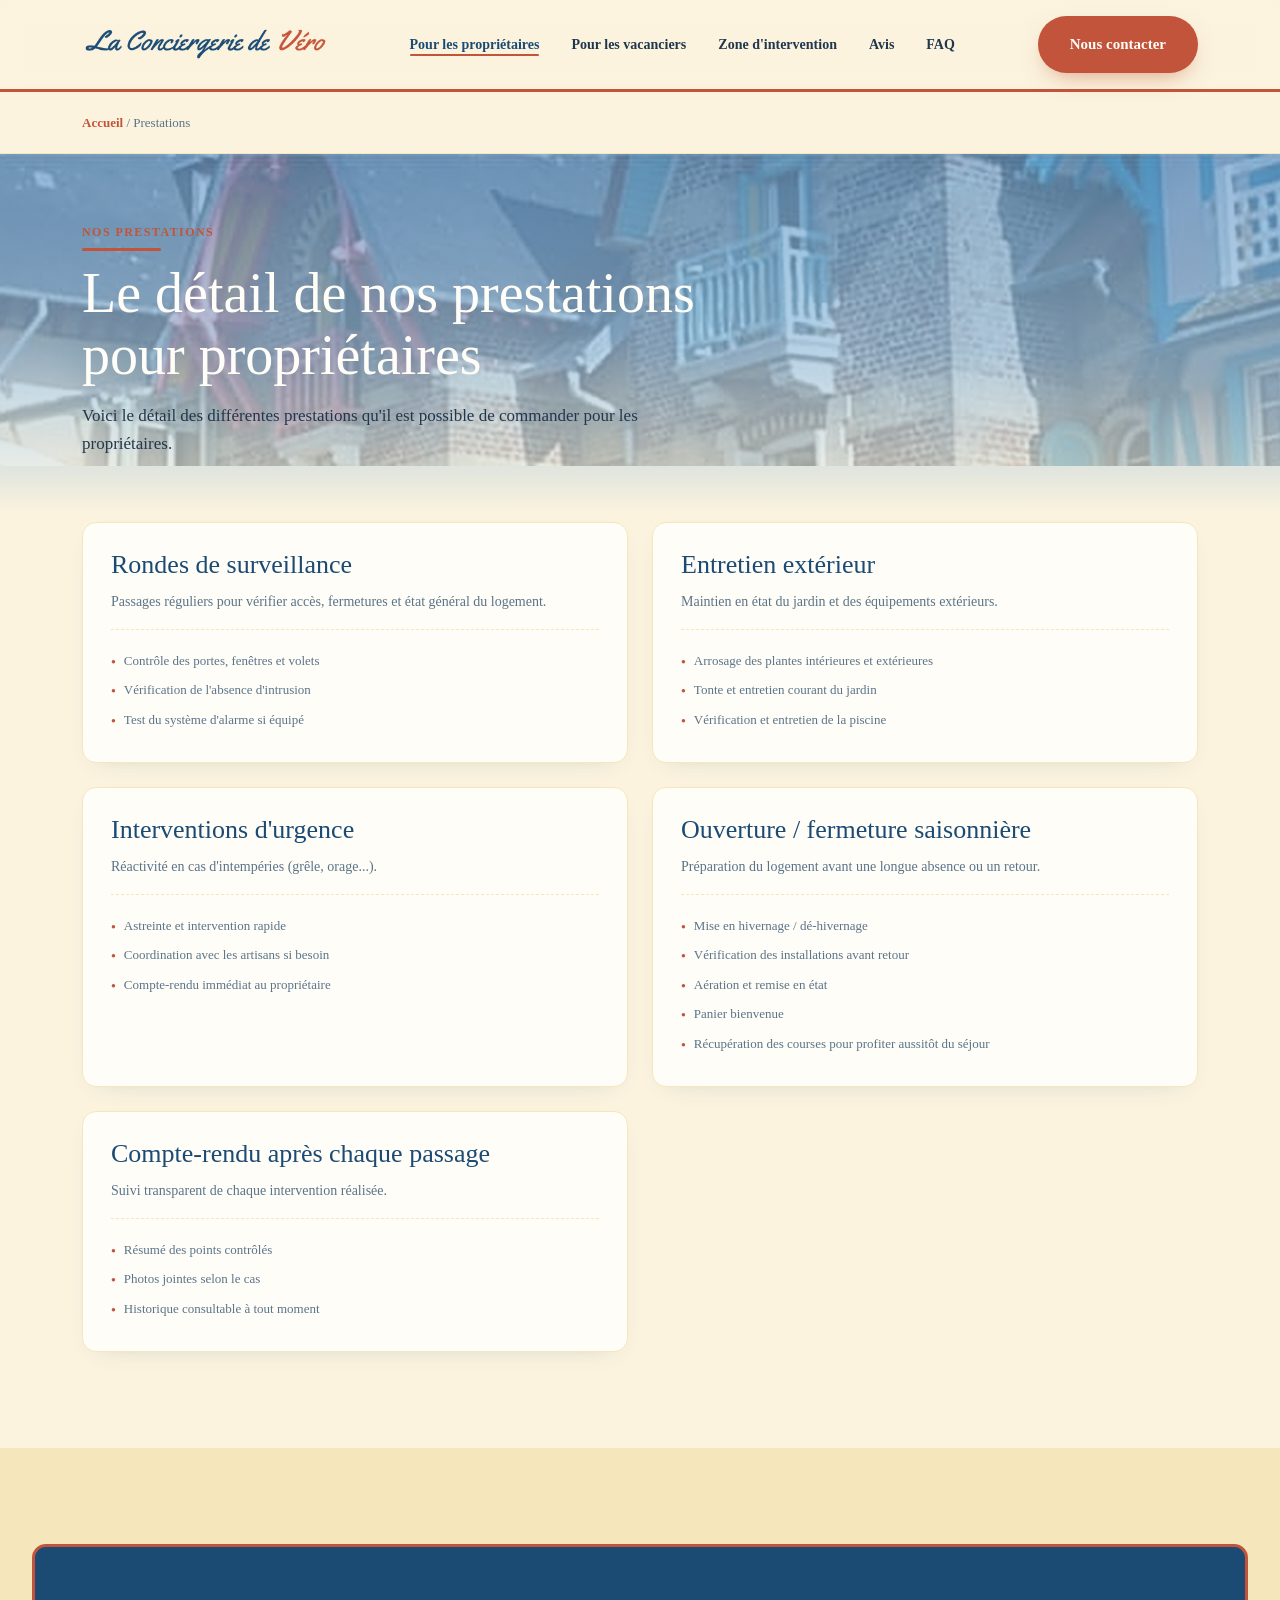
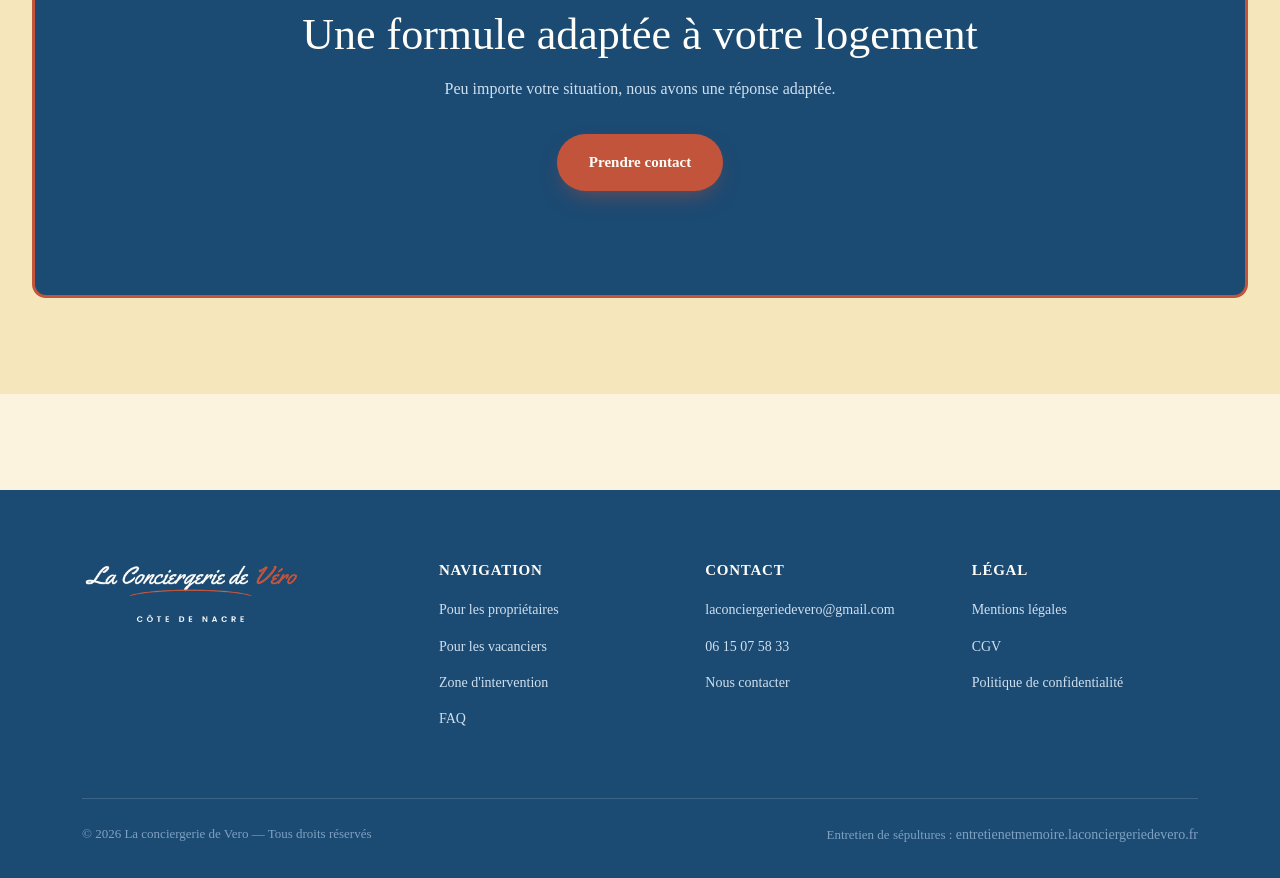
<file: pages/proprios.html>
<!DOCTYPE html>
<html lang="fr">
<head>
<meta charset="UTF-8">
<meta name="viewport" content="width=device-width, initial-scale=1.0">
<title>Prestations : gardiennage, entretien, conciergerie | La conciergerie de Vero</title>
<meta name="description" content="Rondes de surveillance, entretien extérieur, interventions d'urgence, ouverture/fermeture saisonnière et services de conciergerie pour vacanciers.">
<meta name="robots" content="index, follow">
<link rel="canonical" href="https://laconciergeriedevero.fr/pages/proprios.html">
<link rel="icon" href="../favicon.ico" sizes="any">
<link rel="icon" type="image/png" sizes="32x32" href="../img/favicon-32x32.png">
<link rel="icon" type="image/png" sizes="16x16" href="../img/favicon-16x16.png">
<link rel="apple-touch-icon" href="../img/apple-touch-icon.png">
<meta name="theme-color" content="#1B4A73">
<meta property="og:type" content="website">
<meta property="og:site_name" content="La conciergerie de Vero">
<meta property="og:locale" content="fr_FR">
<meta property="og:title" content="Prestations : gardiennage, entretien, conciergerie | La conciergerie de Vero">
<meta property="og:description" content="Rondes de surveillance, entretien extérieur, interventions d'urgence, ouverture/fermeture saisonnière et services de conciergerie pour vacanciers.">
<meta property="og:url" content="https://laconciergeriedevero.fr/pages/proprios.html">
<meta property="og:image" content="https://laconciergeriedevero.fr/img/og-image.jpg">
<meta property="og:image:width" content="1200">
<meta property="og:image:height" content="630">
<meta name="twitter:card" content="summary_large_image">
<meta name="twitter:title" content="Prestations : gardiennage, entretien, conciergerie | La conciergerie de Vero">
<meta name="twitter:description" content="Rondes de surveillance, entretien extérieur, interventions d'urgence, ouverture/fermeture saisonnière et services de conciergerie pour vacanciers.">
<meta name="twitter:image" content="https://laconciergeriedevero.fr/img/og-image.jpg">
<link rel="preconnect" href="https://fonts.googleapis.com">
<link rel="preconnect" href="https://fonts.gstatic.com" crossorigin>
<link rel="stylesheet" href="../css/style.css">
<script type="application/ld+json">
{
  "@context": "https://schema.org",
  "@type": "LocalBusiness",
  "@id": "https://laconciergeriedevero.fr/#business",
  "name": "La conciergerie de Vero",
  "description": "Gardiennage, surveillance et entretien de résidences secondaires, et services de conciergerie pour vacanciers sur la Côte de Nacre, Calvados.",
  "url": "https://laconciergeriedevero.fr/",
  "telephone": "+33615075833",
  "email": "laconciergeriedevero@gmail.com",
  "image": "https://laconciergeriedevero.fr/img/og-image.jpg",
  "priceRange": "€€",
  "areaServed": [
    {
      "@type": "GeoCircle",
      "geoMidpoint": {
        "@type": "GeoCoordinates",
        "latitude": 49.2942,
        "longitude": -0.3783
      },
      "geoRadius": "20000"
    },
    {
      "@type": "City",
      "name": "Douvres-la-Délivrande"
    },
    {
      "@type": "City",
      "name": "Caen"
    },
    {
      "@type": "City",
      "name": "Luc-sur-Mer"
    },
    {
      "@type": "City",
      "name": "Langrune-sur-Mer"
    },
    {
      "@type": "City",
      "name": "Ouistreham"
    },
    {
      "@type": "City",
      "name": "Lion-sur-Mer"
    }
  ],
  "geo": {
    "@type": "GeoCoordinates",
    "latitude": 49.2942,
    "longitude": -0.3783
  }
}
</script>
<script type="application/ld+json">
{
  "@context": "https://schema.org",
  "@type": "Service",
  "serviceType": "Gardiennage et conciergerie de résidences secondaires",
  "provider": {
    "@id": "https://laconciergeriedevero.fr/#business"
  },
  "areaServed": {
    "@type": "AdministrativeArea",
    "name": "Calvados"
  },
  "hasOfferCatalog": {
    "@type": "OfferCatalog",
    "name": "Prestations de gardiennage et conciergerie",
    "itemListElement": [
      {
        "@type": "Offer",
        "itemOffered": {
          "@type": "Service",
          "name": "Rondes de surveillance",
          "description": "Passages réguliers pour vérifier accès, fermetures et état général du logement."
        }
      },
      {
        "@type": "Offer",
        "itemOffered": {
          "@type": "Service",
          "name": "Entretien extérieur",
          "description": "Maintien en état du jardin et des équipements extérieurs."
        }
      },
      {
        "@type": "Offer",
        "itemOffered": {
          "@type": "Service",
          "name": "Interventions d'urgence",
          "description": "Réactivité en cas d'intempéries (grêle, orage...)."
        }
      },
      {
        "@type": "Offer",
        "itemOffered": {
          "@type": "Service",
          "name": "Ouverture / fermeture saisonnière",
          "description": "Préparation du logement avant une longue absence ou un retour."
        }
      },
      {
        "@type": "Offer",
        "itemOffered": {
          "@type": "Service",
          "name": "Compte-rendu après chaque passage",
          "description": "Suivi transparent de chaque intervention réalisée."
        }
      }
    ]
  }
}
</script>
<script type="application/ld+json">
{
  "@context": "https://schema.org",
  "@type": "BreadcrumbList",
  "itemListElement": [
    {
      "@type": "ListItem",
      "position": 1,
      "name": "Accueil",
      "item": "https://laconciergeriedevero.fr/"
    },
    {
      "@type": "ListItem",
      "position": 2,
      "name": "Prestations",
      "item": "https://laconciergeriedevero.fr/pages/proprios.html"
    }
  ]
}
</script>
</head>
<body>
<a class="skip-link" href="#contenu">Aller au contenu</a>

<header>
  <nav>
    <a href="../index.html" class="logo"><img src="../img/logo-header.png" alt="La Conciergerie de Véro" width="401" height="59"></a>
    <ul class="nav-links" id="menu-principal">
      <li><a href="proprios.html" class="active">Pour les propriétaires</a></li>
      <li><a href="vacanciers.html">Pour les vacanciers</a></li>
      <li><a href="zone-intervention.html">Zone d'intervention</a></li>
      <li><a href="avis.html">Avis</a></li>
      <li><a href="faq.html">FAQ</a></li>
    </ul>
    <div class="nav-cta">
      <a href="contact.html" class="btn btn-primary">Nous contacter</a>
    </div>
    <button class="burger" aria-label="Menu" aria-expanded="false" aria-controls="menu-principal">☰</button>
  </nav>
</header>
<main id="contenu">

<div class="breadcrumb">
  <div class="wrap"><a href="../index.html">Accueil</a> / Prestations</div>
</div>

<section class="page-header">
  <div class="wrap" data-reveal>
    <span class="eyebrow">Nos prestations</span>
    <h1>Le détail de nos prestations pour propriétaires</h1>
    <p class="lead">Voici le détail des différentes prestations qu'il est possible de commander pour les propriétaires.</p>
  </div>
</section>
<section style="padding-top:0;">
  <div class="wrap">
    <div class="services-grid cols-2">
      <div class="service-card" data-reveal>
        <h3>Rondes de surveillance</h3>
        <p>Passages réguliers pour vérifier accès, fermetures et état général du logement.</p>
        <ul class="details">
          <li>Contrôle des portes, fenêtres et volets</li>
          <li>Vérification de l'absence d'intrusion</li>
          <li>Test du système d'alarme si équipé</li>
        </ul>
      </div>
      <div class="service-card" data-reveal>
        <h3>Entretien extérieur</h3>
        <p>Maintien en état du jardin et des équipements extérieurs.</p>
        <ul class="details">
          <li>Arrosage des plantes intérieures et extérieures</li>
          <li>Tonte et entretien courant du jardin</li>
          <li>Vérification et entretien de la piscine</li>
        </ul>
      </div>
      <div class="service-card" data-reveal>
        <h3>Interventions d'urgence</h3>
        <p>Réactivité en cas d'intempéries (grêle, orage...).</p>
        <ul class="details">
          <li>Astreinte et intervention rapide</li>
          <li>Coordination avec les artisans si besoin</li>
          <li>Compte-rendu immédiat au propriétaire</li>
        </ul>
      </div>
      <div class="service-card" data-reveal>
        <h3>Ouverture / fermeture saisonnière</h3>
        <p>Préparation du logement avant une longue absence ou un retour.</p>
        <ul class="details">
          <li>Mise en hivernage / dé-hivernage</li>
          <li>Vérification des installations avant retour</li>
          <li>Aération et remise en état</li>
		  <li>Panier bienvenue</li>
		  <li>Récupération des courses pour profiter aussitôt du séjour</li>
        </ul>
      </div>
      <div class="service-card" data-reveal>
        <h3>Compte-rendu après chaque passage</h3>
        <p>Suivi transparent de chaque intervention réalisée.</p>
        <ul class="details">
          <li>Résumé des points contrôlés</li>
          <li>Photos jointes selon le cas</li>
          <li>Historique consultable à tout moment</li>
        </ul>
      </div>
    </div>
  </div>
</section>

<section class="alt">
  <div class="cta-band" data-reveal>
    <h2>Une formule adaptée à votre logement</h2>
    <p>Peu importe votre situation, nous avons une réponse adaptée.</p>
    <div class="hero-actions" style="justify-content:center;">
      <a href="contact.html" class="btn btn-primary">Prendre contact</a>
    </div>
  </div>
</section>

</main>
<footer>
  <div class="wrap">
    <div class="foot-grid">
      <div>
        <a href="../index.html" class="logo"><img src="../img/logo-footer.png" alt="La Conciergerie de Véro — Côte de Nacre" width="350" height="100"></a>
      </div>
      <div>
        <h4>Navigation</h4>
        <ul>
          <li><a href="proprios.html">Pour les propriétaires</a></li>
          <li><a href="vacanciers.html">Pour les vacanciers</a></li>
          <li><a href="zone-intervention.html">Zone d'intervention</a></li>
          <li><a href="faq.html">FAQ</a></li>
        </ul>
      </div>
      <div>
        <h4>Contact</h4>
        <ul>
          <li><a href="mailto:laconciergeriedevero@gmail.com">laconciergeriedevero@gmail.com</a></li>
          <li><a href="tel:0615075833">06 15 07 58 33</a></li>
          <li><a href="contact.html">Nous contacter</a></li>
        </ul>
      </div>
      <div>
        <h4>Légal</h4>
        <ul>
          <li><a href="#">Mentions légales</a></li>
          <li><a href="#">CGV</a></li>
          <li><a href="#">Politique de confidentialité</a></li>
        </ul>
      </div>
    </div>
    <div class="foot-bottom">
      <span>© 2026 La conciergerie de Vero — Tous droits réservés</span>
    <span>Entretien de sépultures : <a href="https://entretienetmemoire.laconciergeriedevero.fr/" style="color:inherit;">entretienetmemoire.laconciergeriedevero.fr</a></span>
    </div>
  </div>
</footer>

<script src="../js/main.js"></script>
</body>
</html>
</file>
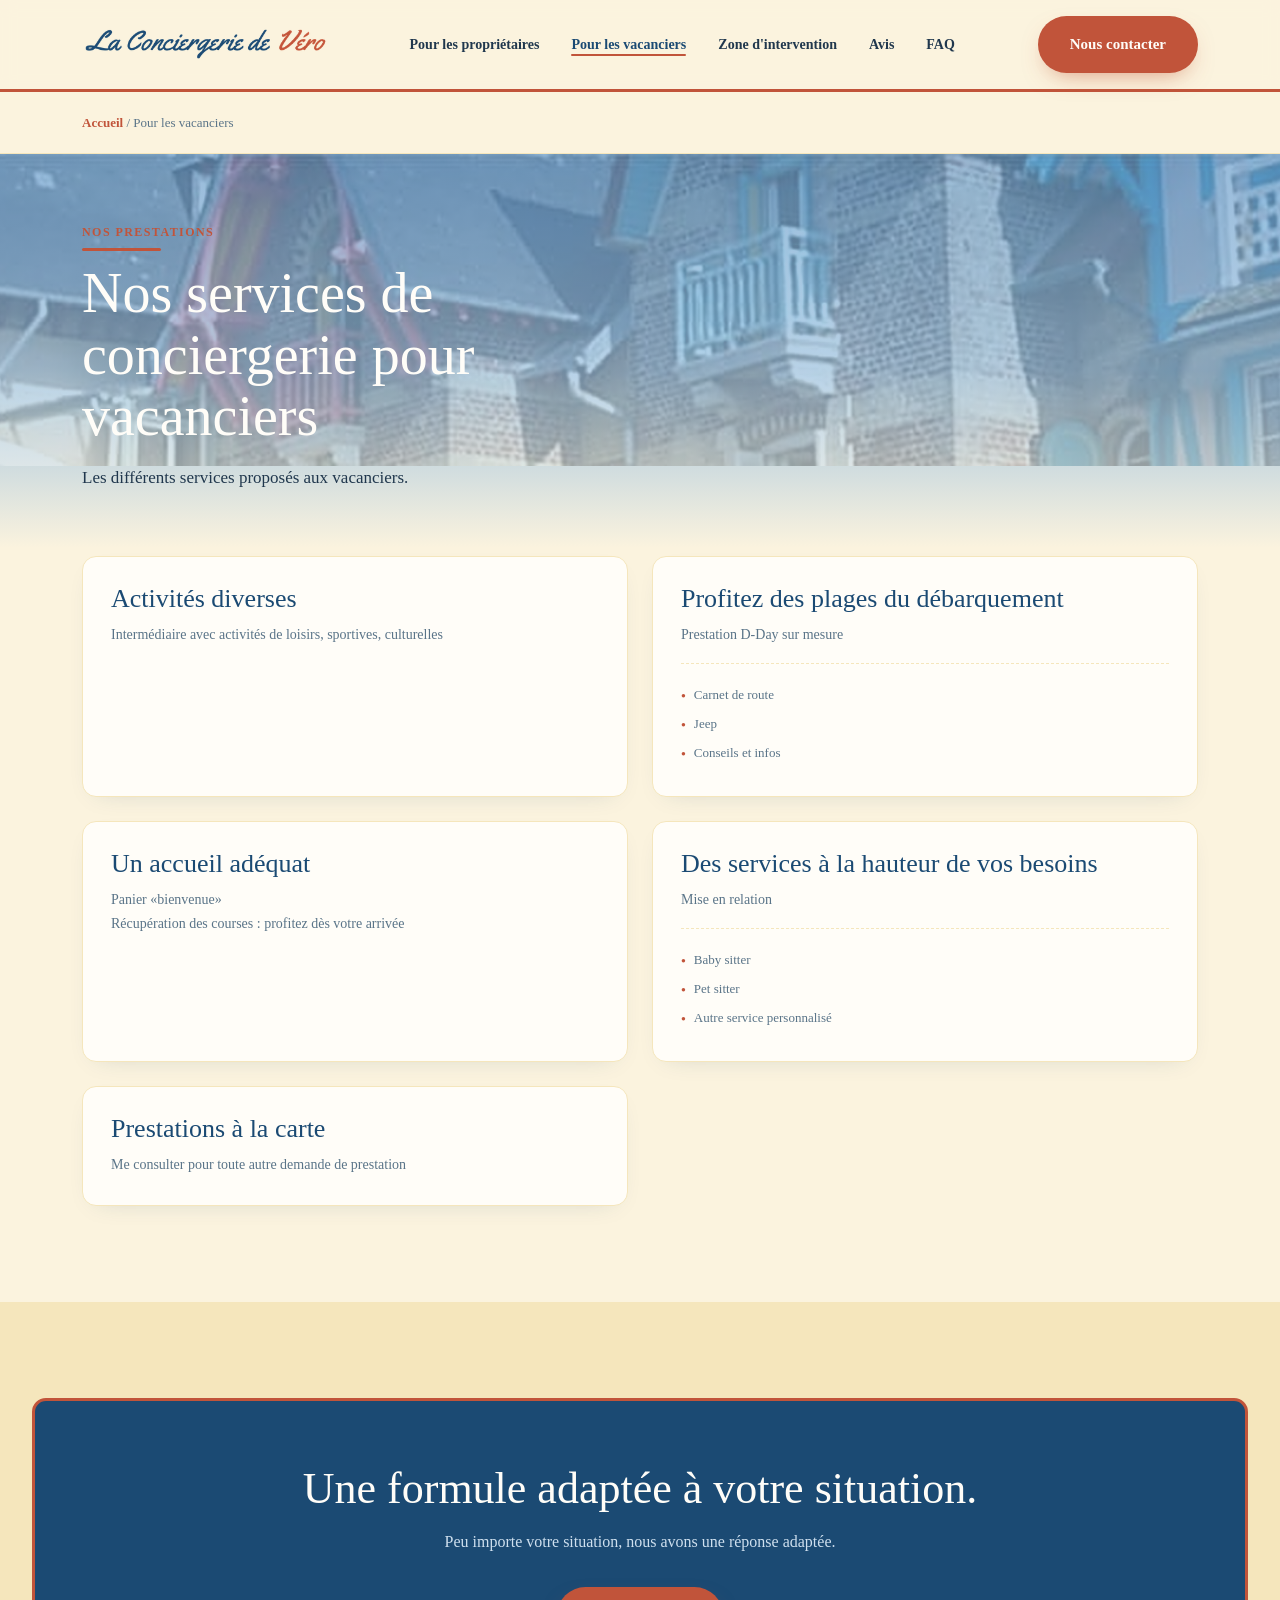
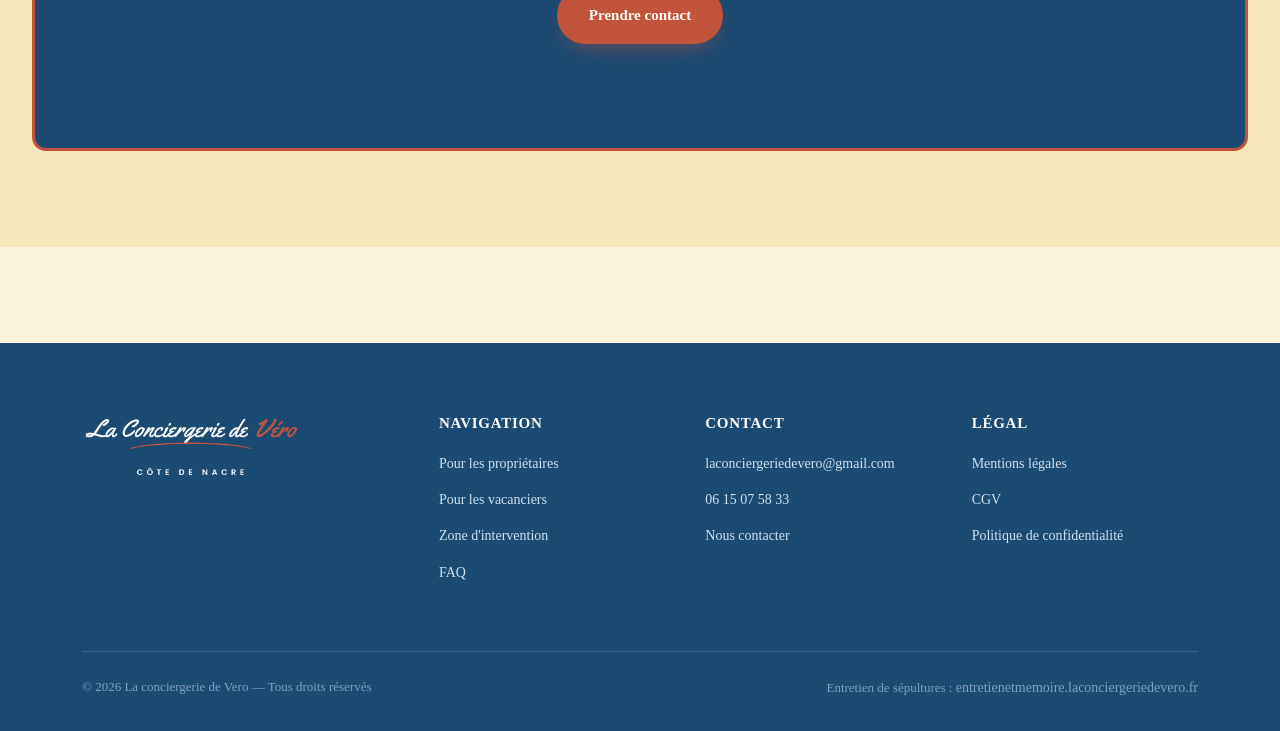
<file: pages/vacanciers.html>
<!DOCTYPE html>
<html lang="fr">
<head>
<meta charset="UTF-8">
<meta name="viewport" content="width=device-width, initial-scale=1.0">
<title>Conciergerie pour vacanciers : activités et services sur place | La conciergerie de Vero</title>
<meta name="description" content="Activités, conseils et services de conciergerie pour les vacanciers en séjour sur la Côte de Nacre : carnet de route, plages du débarquement, assistance sur place.">
<meta name="robots" content="index, follow">
<link rel="canonical" href="https://laconciergeriedevero.fr/pages/vacanciers.html">
<link rel="icon" href="../favicon.ico" sizes="any">
<link rel="icon" type="image/png" sizes="32x32" href="../img/favicon-32x32.png">
<link rel="icon" type="image/png" sizes="16x16" href="../img/favicon-16x16.png">
<link rel="apple-touch-icon" href="../img/apple-touch-icon.png">
<meta name="theme-color" content="#1B4A73">
<meta property="og:type" content="website">
<meta property="og:site_name" content="La conciergerie de Vero">
<meta property="og:locale" content="fr_FR">
<meta property="og:title" content="Conciergerie pour vacanciers : activités et services sur place | La conciergerie de Vero">
<meta property="og:description" content="Activités, conseils et services de conciergerie pour les vacanciers en séjour sur la Côte de Nacre : carnet de route, plages du débarquement, assistance sur place.">
<meta property="og:url" content="https://laconciergeriedevero.fr/pages/vacanciers.html">
<meta property="og:image" content="https://laconciergeriedevero.fr/img/og-image.jpg">
<meta property="og:image:width" content="1200">
<meta property="og:image:height" content="630">
<meta name="twitter:card" content="summary_large_image">
<meta name="twitter:title" content="Conciergerie pour vacanciers : activités et services sur place | La conciergerie de Vero">
<meta name="twitter:description" content="Activités, conseils et services de conciergerie pour les vacanciers en séjour sur la Côte de Nacre : carnet de route, plages du débarquement, assistance sur place.">
<meta name="twitter:image" content="https://laconciergeriedevero.fr/img/og-image.jpg">
<link rel="preconnect" href="https://fonts.googleapis.com">
<link rel="preconnect" href="https://fonts.gstatic.com" crossorigin>
<link rel="stylesheet" href="../css/style.css">
<script type="application/ld+json">
{
  "@context": "https://schema.org",
  "@type": "LocalBusiness",
  "@id": "https://laconciergeriedevero.fr/#business",
  "name": "La conciergerie de Vero",
  "description": "Gardiennage, surveillance et entretien de résidences secondaires, et services de conciergerie pour vacanciers sur la Côte de Nacre, Calvados.",
  "url": "https://laconciergeriedevero.fr/",
  "telephone": "+33615075833",
  "email": "laconciergeriedevero@gmail.com",
  "image": "https://laconciergeriedevero.fr/img/og-image.jpg",
  "priceRange": "€€",
  "areaServed": [
    {
      "@type": "GeoCircle",
      "geoMidpoint": {
        "@type": "GeoCoordinates",
        "latitude": 49.2942,
        "longitude": -0.3783
      },
      "geoRadius": "20000"
    },
    {
      "@type": "City",
      "name": "Douvres-la-Délivrande"
    },
    {
      "@type": "City",
      "name": "Caen"
    },
    {
      "@type": "City",
      "name": "Luc-sur-Mer"
    },
    {
      "@type": "City",
      "name": "Langrune-sur-Mer"
    },
    {
      "@type": "City",
      "name": "Ouistreham"
    },
    {
      "@type": "City",
      "name": "Lion-sur-Mer"
    }
  ],
  "geo": {
    "@type": "GeoCoordinates",
    "latitude": 49.2942,
    "longitude": -0.3783
  }
}
</script>
<script type="application/ld+json">
{
  "@context": "https://schema.org",
  "@type": "Service",
  "serviceType": "Gardiennage et conciergerie de résidences secondaires",
  "provider": {
    "@id": "https://laconciergeriedevero.fr/#business"
  },
  "areaServed": {
    "@type": "AdministrativeArea",
    "name": "Calvados"
  },
  "hasOfferCatalog": {
    "@type": "OfferCatalog",
    "name": "Prestations de gardiennage et conciergerie",
    "itemListElement": [
      {
        "@type": "Offer",
        "itemOffered": {
          "@type": "Service",
          "name": "Activités diverses",
          "description": "Intermédiaire avec activités de loisirs, sportives, culturelles"
        }
      },
      {
        "@type": "Offer",
        "itemOffered": {
          "@type": "Service",
          "name": "Profitez des plages du débarquement",
          "description": "Prestation D-Day sur mesure"
        }
      },
      {
        "@type": "Offer",
        "itemOffered": {
          "@type": "Service",
          "name": "Un accueil adéquat",
          "description": "Panier «bienvenue» et récupération des courses : profitez dès votre arrivée"
        }
      },
      {
        "@type": "Offer",
        "itemOffered": {
          "@type": "Service",
          "name": "Des services à la hauteur de vos besoins",
          "description": "Mise en relation baby-sitter, pet-sitter"
        }
      },
      {
        "@type": "Offer",
        "itemOffered": {
          "@type": "Service",
          "name": "Prestations à la carte",
          "description": "Me consulter pour toute autre demande de prestation"
        }
      }
    ]
  }
}
</script>
<script type="application/ld+json">
{
  "@context": "https://schema.org",
  "@type": "BreadcrumbList",
  "itemListElement": [
    {
      "@type": "ListItem",
      "position": 1,
      "name": "Accueil",
      "item": "https://laconciergeriedevero.fr/"
    },
    {
      "@type": "ListItem",
      "position": 2,
      "name": "Pour les vacanciers",
      "item": "https://laconciergeriedevero.fr/pages/vacanciers.html"
    }
  ]
}
</script>
</head>
<body>
<a class="skip-link" href="#contenu">Aller au contenu</a>

<header>
  <nav>
    <a href="../index.html" class="logo"><img src="../img/logo-header.png" alt="La Conciergerie de Véro" width="401" height="59"></a>
    <ul class="nav-links" id="menu-principal">
      <li><a href="proprios.html">Pour les propriétaires</a></li>
      <li><a href="vacanciers.html" class="active">Pour les vacanciers</a></li>
      <li><a href="zone-intervention.html">Zone d'intervention</a></li>
      <li><a href="avis.html">Avis</a></li>
      <li><a href="faq.html">FAQ</a></li>
    </ul>
    <div class="nav-cta">
      <a href="contact.html" class="btn btn-primary">Nous contacter</a>
    </div>
    <button class="burger" aria-label="Menu" aria-expanded="false" aria-controls="menu-principal">☰</button>
  </nav>
</header>
<main id="contenu">

<div class="breadcrumb">
  <div class="wrap"><a href="../index.html">Accueil</a> / Pour les vacanciers</div>
</div>

<section class="page-header">
  <div class="wrap" data-reveal>
    <span class="eyebrow">Nos prestations</span>
    <h1>Nos services de conciergerie pour vacanciers</h1>
    <p class="lead">Les différents services proposés aux vacanciers.</p>
  </div>
</section>
<section style="padding-top:0;">
  <div class="wrap">
    <div class="services-grid cols-2">
      <div class="service-card" data-reveal>
        <h3>Activités diverses</h3>
        <p> Intermédiaire avec activités de loisirs, 
  sportives, culturelles</p>
      </div>
      <div class="service-card" data-reveal>
        <h3>Profitez des plages du débarquement</h3>
        <p>Prestation D-Day sur mesure</p>
        <ul class="details">
          <li>Carnet de route</li>
          <li>Jeep</li>
          <li>Conseils et infos</li>
        </ul>
      </div>
      <div class="service-card" data-reveal>
        <h3>Un accueil adéquat</h3>
        <p>Panier «bienvenue»</p>
		<p>Récupération des courses : profitez dès votre arrivée</p>
      </div>
      <div class="service-card" data-reveal>
        <h3>Des services à la hauteur de vos besoins</h3>
        <p>Mise en relation</p>
        <ul class="details">
          <li>Baby sitter</li>
          <li>Pet sitter</li>
          <li>Autre service personnalisé</li>
        </ul>
      </div>
      <div class="service-card" data-reveal>
        <h3>Prestations à la carte</h3>
        <p>Me consulter pour toute autre demande 
   de prestation</p>
      </div>
    </div>
  </div>
</section>

<section class="alt">
  <div class="cta-band" data-reveal>
    <h2>Une formule adaptée à votre situation.</h2>
    <p>Peu importe votre situation, nous avons une réponse adaptée.</p>
    <div class="hero-actions" style="justify-content:center;">
      <a href="contact.html" class="btn btn-primary">Prendre contact</a>
    </div>
  </div>
</section>

</main>
<footer>
  <div class="wrap">
    <div class="foot-grid">
      <div>
        <a href="../index.html" class="logo"><img src="../img/logo-footer.png" alt="La Conciergerie de Véro — Côte de Nacre" width="350" height="100"></a>
      </div>
      <div>
        <h4>Navigation</h4>
        <ul>
          <li><a href="proprios.html">Pour les propriétaires</a></li>
          <li><a href="vacanciers.html">Pour les vacanciers</a></li>
          <li><a href="zone-intervention.html">Zone d'intervention</a></li>
          <li><a href="faq.html">FAQ</a></li>
        </ul>
      </div>
      <div>
        <h4>Contact</h4>
        <ul>
          <li><a href="mailto:laconciergeriedevero@gmail.com">laconciergeriedevero@gmail.com</a></li>
          <li><a href="tel:0615075833">06 15 07 58 33</a></li>
          <li><a href="contact.html">Nous contacter</a></li>
        </ul>
      </div>
      <div>
        <h4>Légal</h4>
        <ul>
          <li><a href="#">Mentions légales</a></li>
          <li><a href="#">CGV</a></li>
          <li><a href="#">Politique de confidentialité</a></li>
        </ul>
      </div>
    </div>
    <div class="foot-bottom">
      <span>© 2026 La conciergerie de Vero — Tous droits réservés</span>
    <span>Entretien de sépultures : <a href="https://entretienetmemoire.laconciergeriedevero.fr/" style="color:inherit;">entretienetmemoire.laconciergeriedevero.fr</a></span>
    </div>
  </div>
</footer>

<script src="../js/main.js"></script>
</body>
</html>
</file>
<file: css/style.css>
/* ==========================================================================
   La Conciergerie de Véro — style.css
   Design tokens : bleu ciel / sable / terracotta / marine / taupe
   Identité alignée sur la plaquette imprimée (Côte de Nacre)
   ========================================================================== */

:root{
  --marine:#1B4A73;
  --marine-light:#2C6B9E;
  --ciel:#6FA0CC;
  --ciel-light:#9CC1E0;
  --sable:#FBF3DE;
  --sable-warm:#F5E6BC;
  --terracotta:#C1543A;
  --terracotta-dark:#A8432B;
  --taupe:#A6907A;
  --texte:#20374D;
  --texte-doux:#5A7488;
  --blanc:#FFFDF8;
  --radius:14px;
  --radius-sm:8px;
  --maxw:1180px;
}

*{box-sizing:border-box; margin:0; padding:0;}
html{scroll-behavior:smooth;}
body{
  font-family:'Poppins', cursive;
  color:var(--texte);
  background:var(--sable);
  line-height:1.65;
  -webkit-font-smoothing:antialiased;
}
h1,h2,h3,h4{
  font-family:'Poppins', cursive;
  font-weight:400;
  line-height:1.1;
  color:var(--marine);
}
a{color:inherit; text-decoration:none;}
img{max-width:100%; display:block;}
ul{list-style:none;}

.wrap{max-width:var(--maxw); margin:0 auto; padding:0 32px;}
.eyebrow{
  font-family:'Poppins', cursive;
  font-weight:600;
  font-size:12px;
  letter-spacing:.12em;
  text-transform:uppercase;
  color:var(--terracotta);
  margin-bottom:12px;
  display:inline-block;
  position:relative;
  padding-bottom:8px;
}
.eyebrow::after{
  content:'';
  position:absolute; left:0; bottom:0; height:3px; width:60%;
  background:var(--terracotta);
  border-radius:4px;
}
.btn{
  display:inline-flex;
  align-items:center;
  gap:8px;
  padding:14px 30px;
  border-radius:999px;
  font-weight:600;
  font-size:15px;
  cursor:pointer;
  border:2px solid transparent;
  transition:transform .15s ease, background .2s ease, box-shadow .2s ease;
}
.btn:hover{transform:translateY(-2px);}
.btn-primary{background:var(--terracotta); color:var(--blanc); box-shadow:0 10px 24px -10px rgba(193,84,58,.6);}
.btn-primary:hover{background:var(--terracotta-dark);}
.btn-ghost{border-color:var(--marine); color:var(--marine);}
.btn-ghost:hover{background:var(--marine); color:var(--blanc);}
.btn-sm{padding:10px 20px; font-size:13px;}

/* -------- placeholder image blocks -------- */
.ph{
  background:
    repeating-linear-gradient(135deg, rgba(27,74,115,.06) 0 12px, rgba(27,74,115,.02) 12px 24px),
    linear-gradient(160deg, var(--ciel-light), var(--ciel));
  border:2px dashed rgba(27,74,115,.3);
  border-radius:var(--radius);
  display:flex;
  align-items:center;
  justify-content:center;
  text-align:center;
  color:var(--blanc);
  font-family:'Poppins', cursive;
  font-weight:600;
  font-size:13px;
  letter-spacing:.03em;
  text-transform:uppercase;
  min-height:200px;
  padding:16px;
}

/* -------- header / nav -------- */
header{
  position:sticky; top:0; z-index:50;
  background:rgba(251,243,222,.92);
  backdrop-filter:blur(8px);
  border-bottom:3px solid var(--terracotta);
}
nav{
  display:flex; align-items:center; justify-content:space-between;
  padding:16px 32px; max-width:var(--maxw); margin:0 auto;
}
.logo{display:inline-flex; align-items:center;}
.logo img{height:36px; width:auto; display:block;}
.nav-links{display:flex; gap:32px; font-size:14px; font-weight:600; font-family:'Poppins',cursive;}
.nav-links a{position:relative; padding-bottom:4px; color:var(--texte);}
.nav-links a::after{
  content:''; position:absolute; left:0; bottom:0; height:2px; width:0;
  background:var(--terracotta); transition:width .2s ease; border-radius:2px;
}
.nav-links a:hover::after, .nav-links a.active::after{width:100%;}
.nav-links a.active{color:var(--marine); font-weight:700;}
.nav-cta{display:flex; gap:12px; align-items:center;}
.burger{display:none; background:none; border:none; cursor:pointer; font-size:20px; color:var(--marine);}

/* mobile nav drawer */
.nav-links.mobile-open{
  display:flex; position:absolute; top:100%; left:0; right:0;
  flex-direction:column; background:var(--sable); border-bottom:3px solid var(--terracotta);
  padding:16px 32px; gap:0;
}
.nav-links.mobile-open a{padding:12px 0; border-bottom:1px solid var(--sable-warm);}

/* -------- breadcrumb (inner pages) -------- */
.breadcrumb{
  padding:20px 0; font-size:13px; color:var(--texte-doux); border-bottom:1px solid var(--sable-warm);
}
.breadcrumb a{color:var(--terracotta); font-weight:600;}
.breadcrumb a:hover{text-decoration:underline;}

/* -------- page header (inner pages) -------- */
.page-header{
  padding:64px 0 56px;
  background:linear-gradient(180deg, var(--ciel) 0%, var(--ciel-light) 55%, var(--sable) 100%);
  position:relative;
  overflow:hidden;
  margin-bottom:8px;
}
.page-header::before{
  content:'';
  position:absolute; inset:0;
  background-image:
    linear-gradient(180deg, rgba(111,160,204,.72) 0%, rgba(156,193,224,.72) 55%, rgba(251,243,222,.72) 100%),
    url('../img/vero-banniere.jpg');
  background-size:cover, 170% auto;
  background-position:center, center top;
  background-repeat:no-repeat, no-repeat;
  pointer-events:none;
}
.page-header .wrap{position:relative; z-index:2;}
.page-header h1{font-size:56px; max-width:640px; color:var(--blanc);}
.page-header p.lead{font-size:17px; max-width:560px; margin-top:16px; font-family:'Poppins',cursive;}

/* -------- hero (home) -------- */
.hero{
  padding:72px 0 120px; overflow:hidden; position:relative;
  background:linear-gradient(180deg, var(--ciel) 0%, var(--ciel-light) 60%, var(--sable) 100%);
}
.hero::before{
  content:'';
  position:absolute; inset:0;
  background-image:
    linear-gradient(180deg, rgba(111,160,204,.72) 0%, rgba(156,193,224,.72) 60%, rgba(251,243,222,.72) 100%),
    url('../img/vero-banniere.jpg');
  background-size:cover, 170% auto;
  background-position:center, center top;
  background-repeat:no-repeat, no-repeat;
  pointer-events:none;
  z-index:0;
}
.hero::after{
  content:'';
  position:absolute; left:0; right:0; bottom:0; height:70px;
  background:var(--sable);
  -webkit-mask-image:url("data:image/svg+xml,%3Csvg xmlns='http://www.w3.org/2000/svg' viewBox='0 0 1200 100' preserveAspectRatio='none'%3E%3Cpath d='M0,40 C150,90 350,0 600,35 C850,70 1050,10 1200,45 L1200,100 L0,100 Z'/%3E%3C/svg%3E");
  mask-image:url("data:image/svg+xml,%3Csvg xmlns='http://www.w3.org/2000/svg' viewBox='0 0 1200 100' preserveAspectRatio='none'%3E%3Cpath d='M0,40 C150,90 350,0 600,35 C850,70 1050,10 1200,45 L1200,100 L0,100 Z'/%3E%3C/svg%3E");
  -webkit-mask-size:100% 100%; mask-size:100% 100%;
  z-index:1;
}
.hero .wrap{display:grid; grid-template-columns:1.1fr .9fr; gap:64px; align-items:center; position:relative; z-index:2;}
.hero-signature{display:flex; align-items:center; gap:14px; margin-bottom:28px;}
.hero-signature img{
  width:58px; height:58px; border-radius:50%; object-fit:cover;
  border:2px solid rgba(255,253,248,.85);
  box-shadow:0 6px 16px -6px rgba(0,0,0,.35);
}
.hero-signature b{display:block; color:var(--blanc); font-family:'Poppins',cursive; font-size:15px; font-weight:700;}
.hero-signature span{display:block; color:rgba(255,253,248,.85); font-size:13px; font-family:'Poppins',cursive;}
.hero h1{font-size:64px; margin-bottom:22px; max-width:560px; color:var(--blanc);}
.hero p.lead{font-size:18px; color:rgba(255,253,248,.95); max-width:460px; margin-bottom:32px; font-family:'Poppins',cursive;}
.hero .eyebrow{color:var(--blanc);}
.hero .eyebrow::after{background:var(--blanc);}
.hero-actions{display:flex; gap:16px; margin-bottom:40px; flex-wrap:wrap;}
.hero-stats{display:flex; gap:36px;}
.stat b{font-family:'Poppins', cursive; font-size:36px; color:var(--blanc); display:block;}
.stat span{font-size:13px; color:rgba(255,253,248,.85); font-family:'Poppins',cursive;}

/* -------- signature: duration curator -------- */
.config-card{
  background:var(--marine); color:var(--sable);
  border-radius:var(--radius); padding:32px;
  box-shadow:0 24px 60px -20px rgba(27,74,115,.55);
  border:3px solid var(--blanc);
}
.config-card .eyebrow{color:var(--terracotta); margin-bottom:6px;}
.config-card .eyebrow::after{background:var(--terracotta);}
.config-card h3{color:var(--blanc); font-size:28px; margin-bottom:24px;}

.duration-row{margin-bottom:8px;}
.duration-row label{
  display:flex; justify-content:space-between; font-size:14px; margin-bottom:12px; color:#CFE0EF;
  font-family:'Poppins',cursive;
}
.duration-row label b{color:var(--terracotta); font-family:'Poppins', cursive; font-size:24px; font-weight:400;}
input[type="range"]{
  -webkit-appearance:none; width:100%; height:4px; background:#3A6488; border-radius:2px; outline:none;
}
input[type="range"]::-webkit-slider-thumb{
  -webkit-appearance:none; width:20px; height:20px; border-radius:50%;
  background:var(--terracotta); cursor:pointer; border:3px solid var(--blanc);
}
input[type="range"]::-moz-range-thumb{
  width:20px; height:20px; border-radius:50%; background:var(--terracotta); cursor:pointer; border:3px solid var(--blanc);
}
.duration-ticks{display:flex; justify-content:space-between; font-size:10px; color:#8FB1CE; margin-top:8px; margin-bottom:26px; font-family:'Poppins',cursive;}

.config-price{
  display:flex; justify-content:space-between; align-items:baseline;
  border-top:1px solid #3A6488; border-bottom:1px solid #3A6488;
  padding:18px 0; margin-bottom:22px;
}
.config-price span{font-size:12px; color:#CFE0EF; text-transform:uppercase; letter-spacing:.05em; font-family:'Poppins',cursive;}
.config-price b{font-family:'Poppins', cursive; font-size:38px; color:var(--terracotta); font-weight:400;}

.check-list li{
  display:flex; align-items:center; gap:12px; padding:8px 0;
  font-size:14px; color:#4E739A; transition:color .3s ease; font-family:'Poppins',cursive;
}
.check-list li.unlocked{color:#CFE0EF;}
.check{
  width:20px; height:20px; border-radius:50%; border:1.5px solid #4E739A; flex-shrink:0;
  display:flex; align-items:center; justify-content:center; font-size:12px; color:transparent;
  transition:background .3s ease, color .3s ease, border-color .3s ease;
}
.check-list li.unlocked .check{background:var(--terracotta); border-color:var(--terracotta); color:var(--blanc);}
.config-note{font-size:12px; color:#7FA1C2; margin-top:18px; font-family:'Poppins',cursive;}

/* -------- section shell -------- */
section{padding:96px 0;}
.section-head{max-width:620px; margin-bottom:56px;}
.section-head h2{font-size:48px;}
.section-head p{color:var(--texte-doux); font-size:17px; margin-top:14px; font-family:'Poppins',cursive;}
.alt{background:var(--sable-warm);}
.section-foot{margin-top:40px;}

/* -------- services -------- */
.services-grid{display:grid; grid-template-columns:repeat(4,1fr); gap:24px;}
.services-grid.cols-2{grid-template-columns:repeat(2,1fr);}
.service-card{
  background:var(--blanc); border:1px solid var(--sable-warm); border-radius:var(--radius);
  padding:28px; transition:border-color .2s ease, transform .2s ease, box-shadow .2s ease;
  box-shadow:0 8px 24px -16px rgba(27,74,115,.25);
}
.service-card:hover{border-color:var(--terracotta); transform:translateY(-4px); box-shadow:0 16px 32px -16px rgba(193,84,58,.3);}
.service-card .ph{height:140px; margin-bottom:22px;}
.service-card h3{font-size:26px; margin-bottom:10px; color:var(--marine);}
.service-card p{color:var(--texte-doux); font-size:14px; font-family:'Poppins',cursive;}
.service-card .details{list-style:none; margin-top:16px; padding-top:16px; border-top:1px dashed var(--sable-warm);}
.service-card .details li{font-size:13px; color:var(--texte-doux); padding:4px 0; display:flex; gap:8px; font-family:'Poppins',cursive;}
.service-card .details li::before{content:'●'; color:var(--terracotta); font-size:8px; margin-top:5px;}

/* -------- process — real numbered sequence -------- */
.process{display:grid; grid-template-columns:repeat(4,1fr); gap:24px;}
.step{position:relative; padding-top:8px;}
.step .num{
  font-family:'Poppins', cursive; font-size:56px; color:var(--ciel); font-weight:400;
  display:block; margin-bottom:12px; line-height:1;
}
.step h4{font-size:22px; margin-bottom:8px; color:var(--marine);}
.step p{font-size:14px; color:var(--texte-doux); font-family:'Poppins',cursive;}

/* -------- coverage / zone -------- */
.coverage .wrap{display:grid; grid-template-columns:.9fr 1.1fr; gap:56px; align-items:center;}
.coverage .ph{aspect-ratio:1/1;}
.zone-list{display:flex; flex-wrap:wrap; gap:10px; margin-top:24px;}
.zone-list span{
  background:var(--blanc); border:1px solid var(--sable-warm); color:var(--marine); font-weight:600;
  padding:7px 16px; border-radius:20px; font-size:13px; font-family:'Poppins',cursive;
}
.zone-table{width:100%; border-collapse:collapse; margin-top:32px;}
.zone-table th, .zone-table td{
  text-align:left; padding:12px 16px; border-bottom:1px solid var(--sable-warm); font-size:14px; font-family:'Poppins',cursive;
}
.zone-table th{color:var(--marine); font-weight:700; font-size:12px; text-transform:uppercase; letter-spacing:.04em;}

/* -------- testimonials -------- */
.testi-grid{display:grid; grid-template-columns:repeat(3,1fr); gap:28px;}
.testi{
  background:var(--blanc); border:1px solid var(--sable-warm); border-radius:var(--radius);
  padding:28px; box-shadow:0 8px 24px -16px rgba(27,74,115,.25);
}
.testi .stars{color:var(--terracotta); letter-spacing:2px; margin-bottom:14px; font-size:14px;}
.testi p{font-size:15px; color:var(--texte-doux); margin-bottom:18px; font-style:italic; font-family:'Poppins',cursive;}
.testi .who{display:flex; align-items:center; gap:12px;}
.avatar {
    width: 45px;
    aspect-ratio: 1;
    border-radius: 50%;
    background:
        radial-gradient(circle at center 34%, var(--ciel) 0 15%, transparent 16%),
        radial-gradient(ellipse 60% 42% at center 82%, var(--ciel) 0 50%, transparent 51%),
        linear-gradient(var(--sable), var(--sable-warm));
}
.who b{font-size:14px; display:block; color:var(--marine); font-family:'Poppins',cursive; font-weight:600;}
.who span{font-size:12px; color:var(--texte-doux); font-family:'Poppins',cursive;}

/* -------- faq -------- */
.faq{max-width:760px; margin:0 auto;}
.faq.left{margin:0;}
.faq-item{border-bottom:1px solid var(--sable-warm);}
.faq-item button{
  width:100%; text-align:left; background:none; border:none; cursor:pointer;
  padding:22px 0; display:flex; justify-content:space-between; align-items:center; gap:16px;
  font-family:'Poppins', cursive; font-size:26px; color:var(--marine); font-weight:400;
}
.faq-item .plus{font-size:22px; color:var(--terracotta); transition:transform .2s ease; flex-shrink:0; font-family:'Poppins',cursive;}
.faq-item.open .plus{transform:rotate(45deg);}
.faq-item .a{max-height:0; overflow:hidden; transition:max-height .3s ease;}
.faq-item.open .a{max-height:240px; padding-bottom:22px;}
.faq-item .a p{color:var(--texte-doux); font-size:15px; max-width:640px; font-family:'Poppins',cursive;}

/* -------- contact form -------- */
.contact-grid{display:grid; grid-template-columns:1fr 1fr; gap:56px;}
.form-field{margin-bottom:20px;}
.form-field label{display:block; font-size:13px; font-weight:600; margin-bottom:8px; color:var(--marine); font-family:'Poppins',cursive;}
.form-field input, .form-field select, .form-field textarea{
  width:100%; padding:12px 14px; border:1px solid var(--sable-warm); border-radius:var(--radius-sm);
  background:var(--blanc); font-family:'Poppins',cursive; font-size:14px; color:var(--texte);
}
.form-field textarea{resize:vertical; min-height:120px;}
.form-field input:focus, .form-field select:focus, .form-field textarea:focus{outline:2px solid var(--ciel); outline-offset:1px;}
.contact-info-card{
  background:var(--blanc); border:1px solid var(--sable-warm); border-radius:var(--radius); padding:32px;
  box-shadow:0 8px 24px -16px rgba(27,74,115,.25);
}
.contact-info-card .item{display:flex; gap:14px; margin-bottom:20px;}
.contact-info-card .item:last-child{margin-bottom:0;}
.contact-info-card .item b{display:block; font-size:14px; margin-bottom:2px; color:var(--marine); font-family:'Poppins',cursive;}
.contact-info-card .item span{font-size:13px; color:var(--texte-doux); font-family:'Poppins',cursive;}

/* -------- cta band -------- */
.cta-band{
  background:var(--marine); color:var(--sable); border-radius:var(--radius);
  padding:64px; text-align:center; margin:0 32px;
  border:3px solid var(--terracotta);
}
.cta-band h2{color:var(--blanc); font-size:44px; margin-bottom:16px;}
.cta-band p{color:#CFE0EF; max-width:480px; margin:0 auto 32px; font-family:'Poppins',cursive;}
.cta-band .btn-primary{background:var(--terracotta); color:var(--blanc);}
.cta-band .btn-primary:hover{background:var(--terracotta-dark);}
.cta-band .btn-ghost{border-color:#CFE0EF; color:var(--blanc);}
.cta-band .btn-ghost:hover{background:rgba(255,255,255,.1); color:var(--blanc);}

/* -------- footer -------- */
footer{background:var(--marine); color:var(--sable); padding:72px 0 32px; margin-top:96px;}
.foot-grid{display:grid; grid-template-columns:1.4fr 1fr 1fr 1fr; gap:40px; margin-bottom:56px;}
footer h4{color:var(--blanc); font-size:15px; margin-bottom:18px; font-family:'Poppins',cursive; font-weight:600; text-transform:uppercase; letter-spacing:.05em;}
footer .logo{margin-bottom:18px;}
footer .logo img{height:62px;}
footer p{color:#9FBBD4; font-size:14px; font-family:'Poppins',cursive;}
footer li{margin-bottom:10px;}
footer a{color:#CFE0EF; font-size:14px; font-family:'Poppins',cursive;}
footer a:hover{color:var(--terracotta);}
.foot-bottom{
  border-top:1px solid #3A6488; padding-top:24px; display:flex;
  justify-content:space-between; font-size:13px; color:#7FA1C2; flex-wrap:wrap; gap:12px; font-family:'Poppins',cursive;
}

/* -------- reveal on scroll -------- */
[data-reveal]{opacity:0; transform:translateY(16px); transition:opacity .6s ease, transform .6s ease;}
[data-reveal].in{opacity:1; transform:translateY(0);}
@media (prefers-reduced-motion: reduce){
  [data-reveal]{opacity:1; transform:none; transition:none;}
  html{scroll-behavior:auto;}
}

/* -------- responsive -------- */
@media (max-width:900px){
  .nav-links:not(.mobile-open), .nav-cta .btn-ghost{display:none;}
  .burger{display:block;}
  .hero .wrap{grid-template-columns:1fr; gap:48px;}
  .hero h1{font-size:44px;}
  .page-header h1{font-size:40px;}
  .services-grid{grid-template-columns:repeat(2,1fr);}
  .services-grid.cols-2{grid-template-columns:1fr;}
  .process, .testi-grid{grid-template-columns:1fr;}
  .coverage .wrap{grid-template-columns:1fr;}
  .foot-grid{grid-template-columns:1fr 1fr;}
  .cta-band{padding:40px 24px; margin:0 16px;}
  .cta-band h2{font-size:34px;}
  .contact-grid{grid-template-columns:1fr; gap:40px;}
  .section-head h2{font-size:36px;}
}

/* -------- accessibilité : lien d'évitement et focus clavier -------- */
.skip-link{position:absolute; left:-9999px; top:8px; z-index:1000; background:#fff; color:#000; padding:10px 16px; border-radius:6px;}
.skip-link:focus{left:8px;}
a:focus-visible, button:focus-visible, input[type="range"]:focus-visible{outline:2px solid #2563eb; outline-offset:3px;}
</file>
